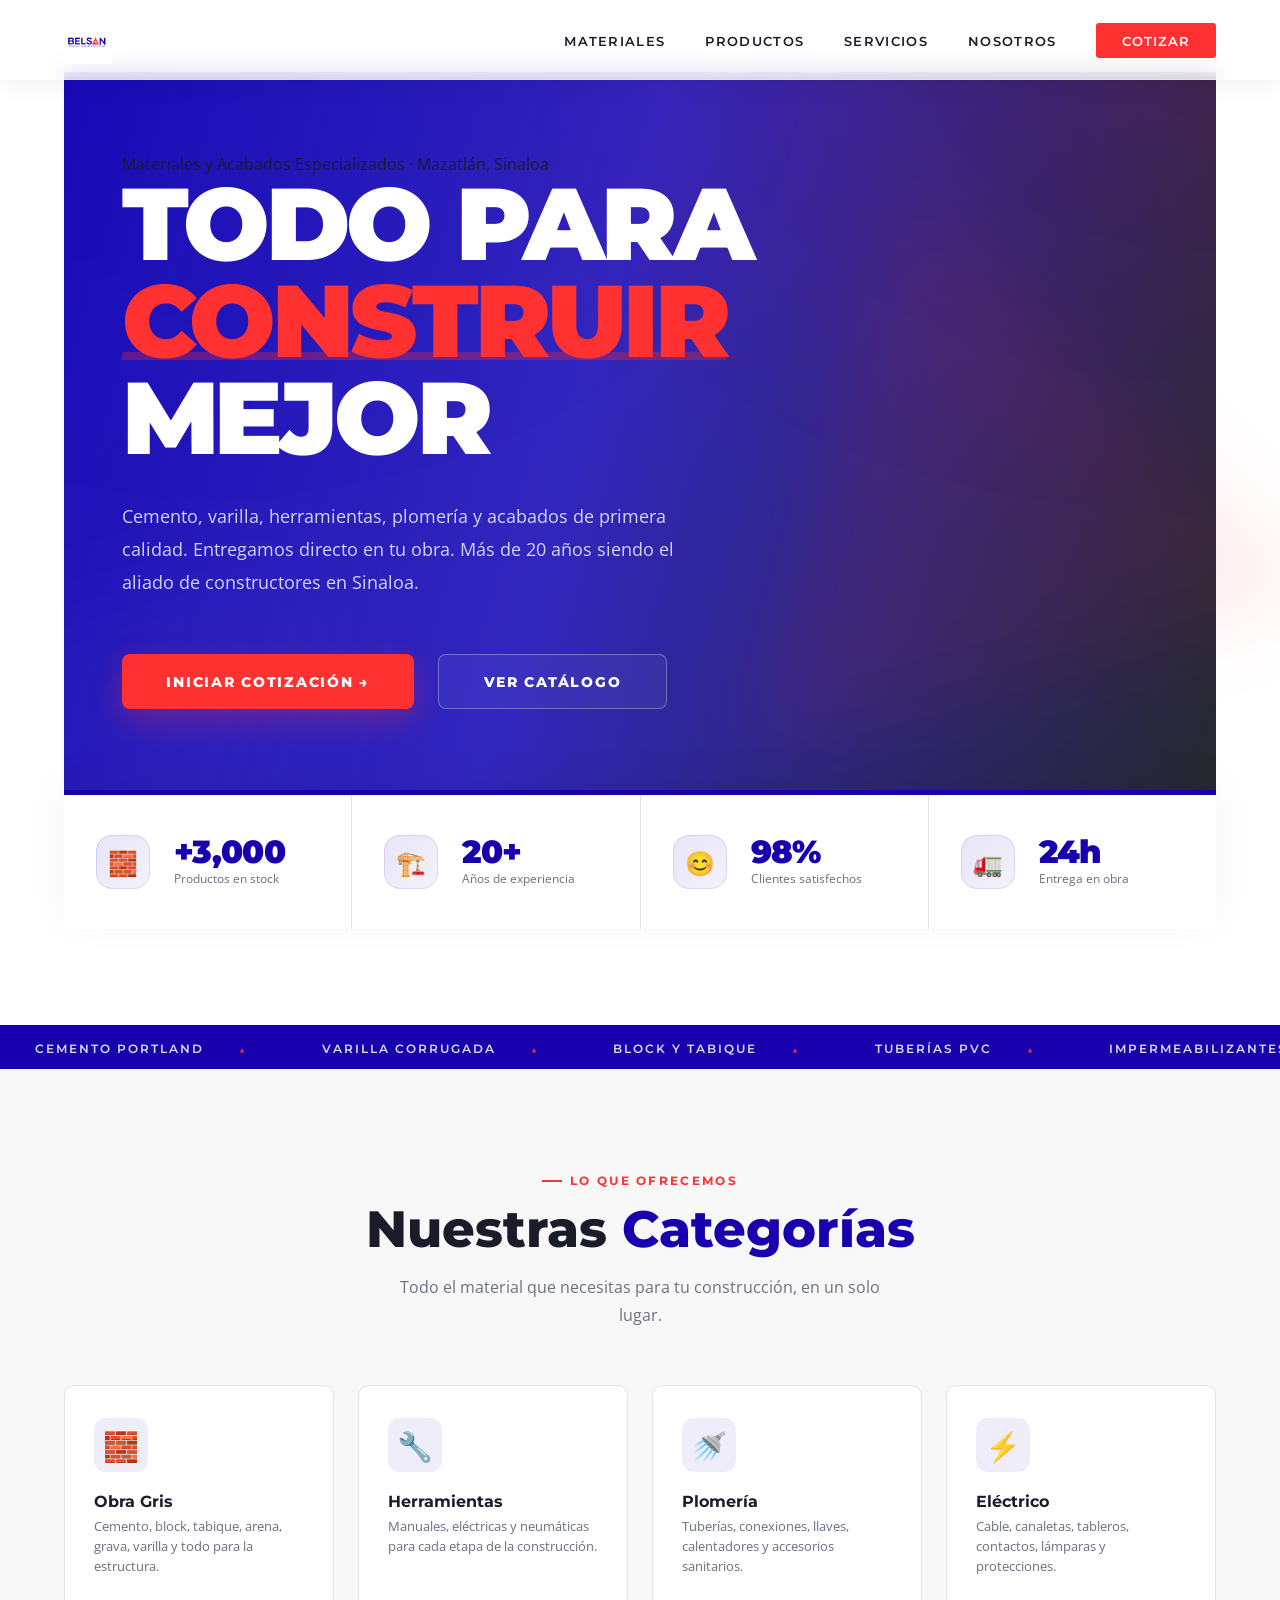
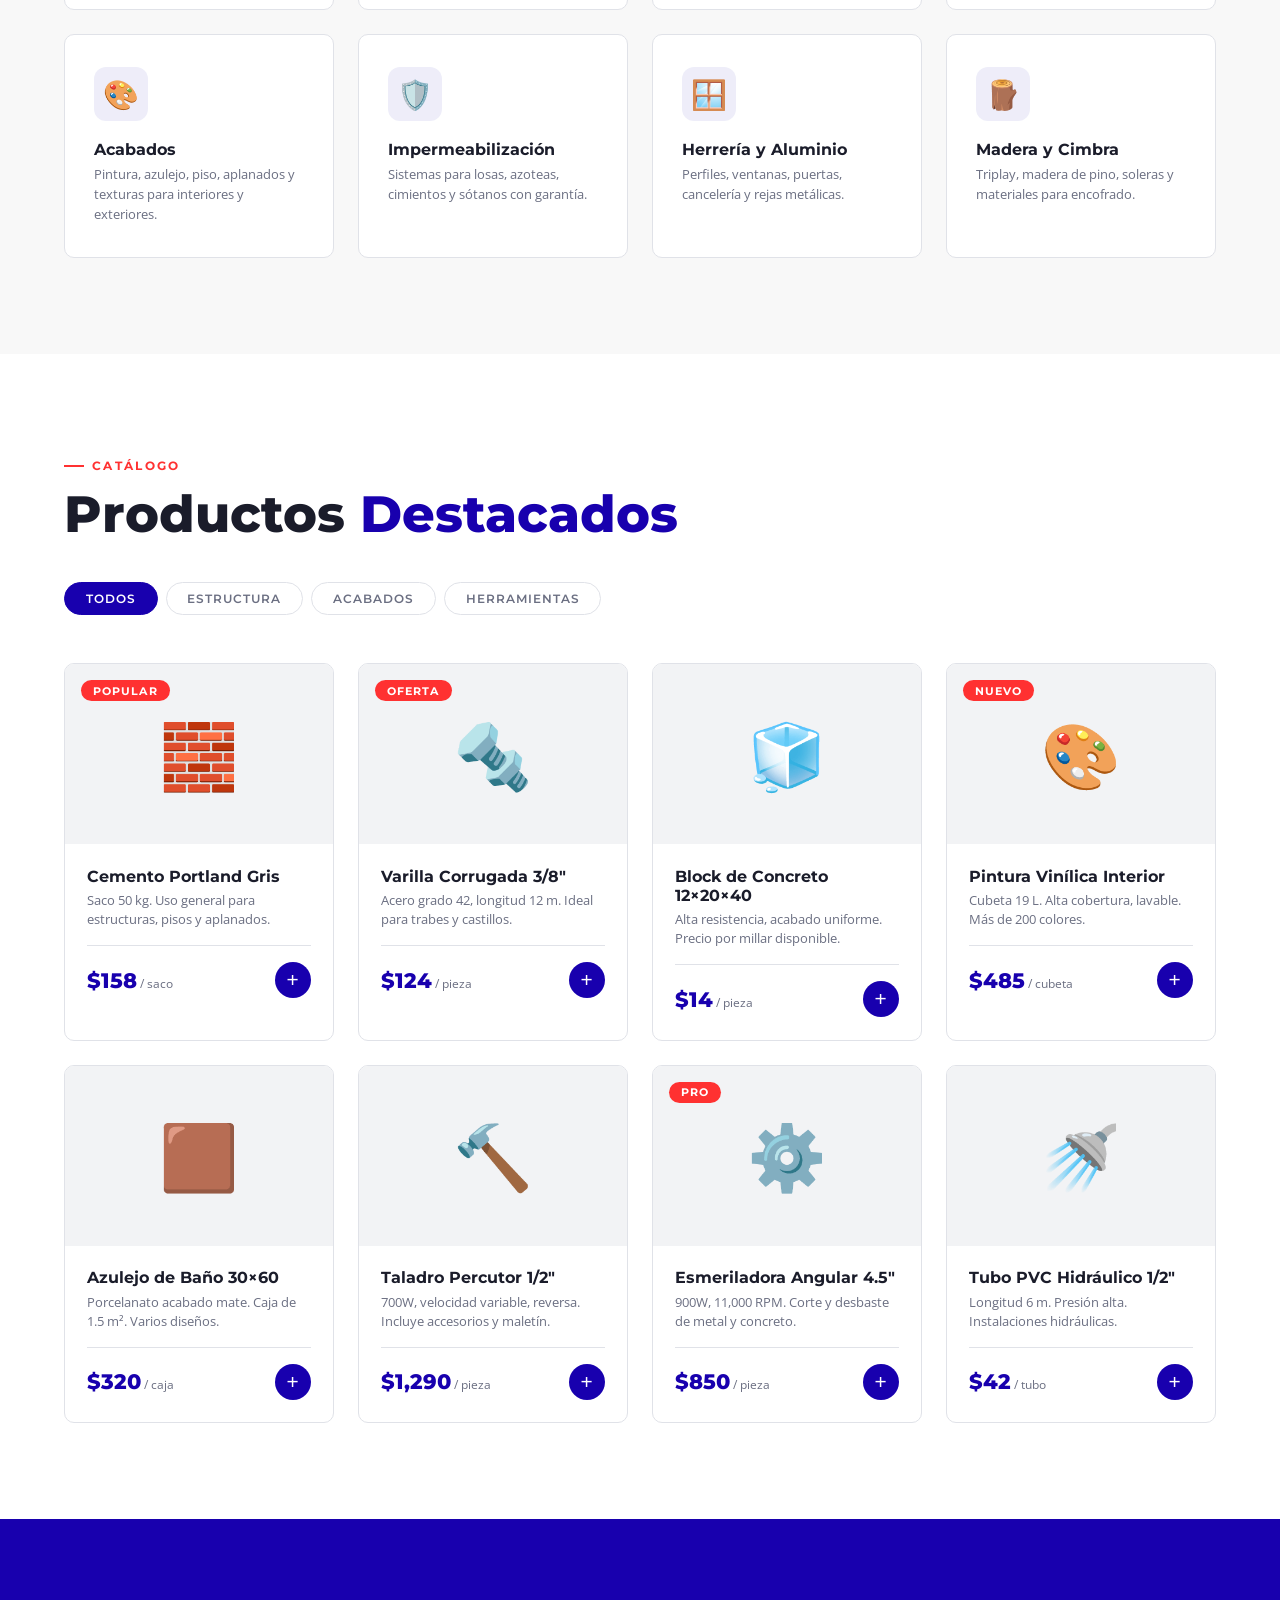
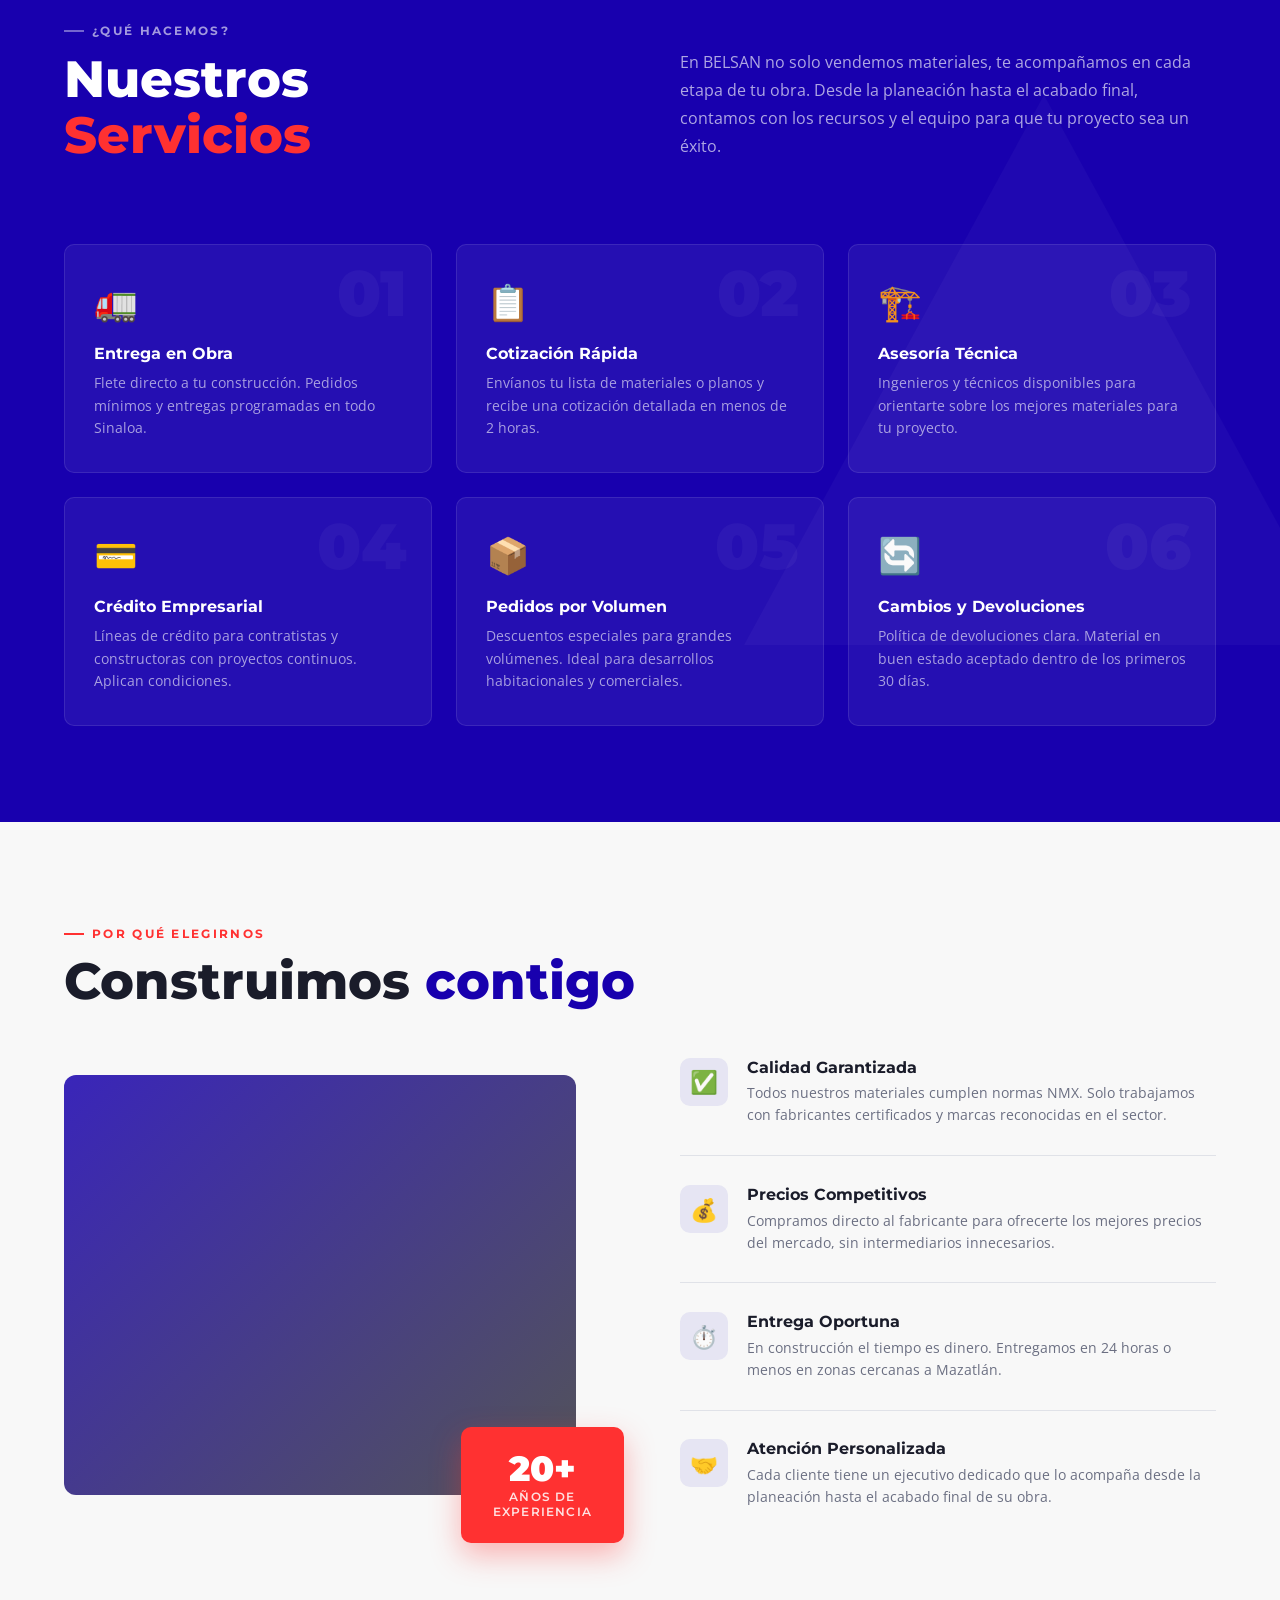
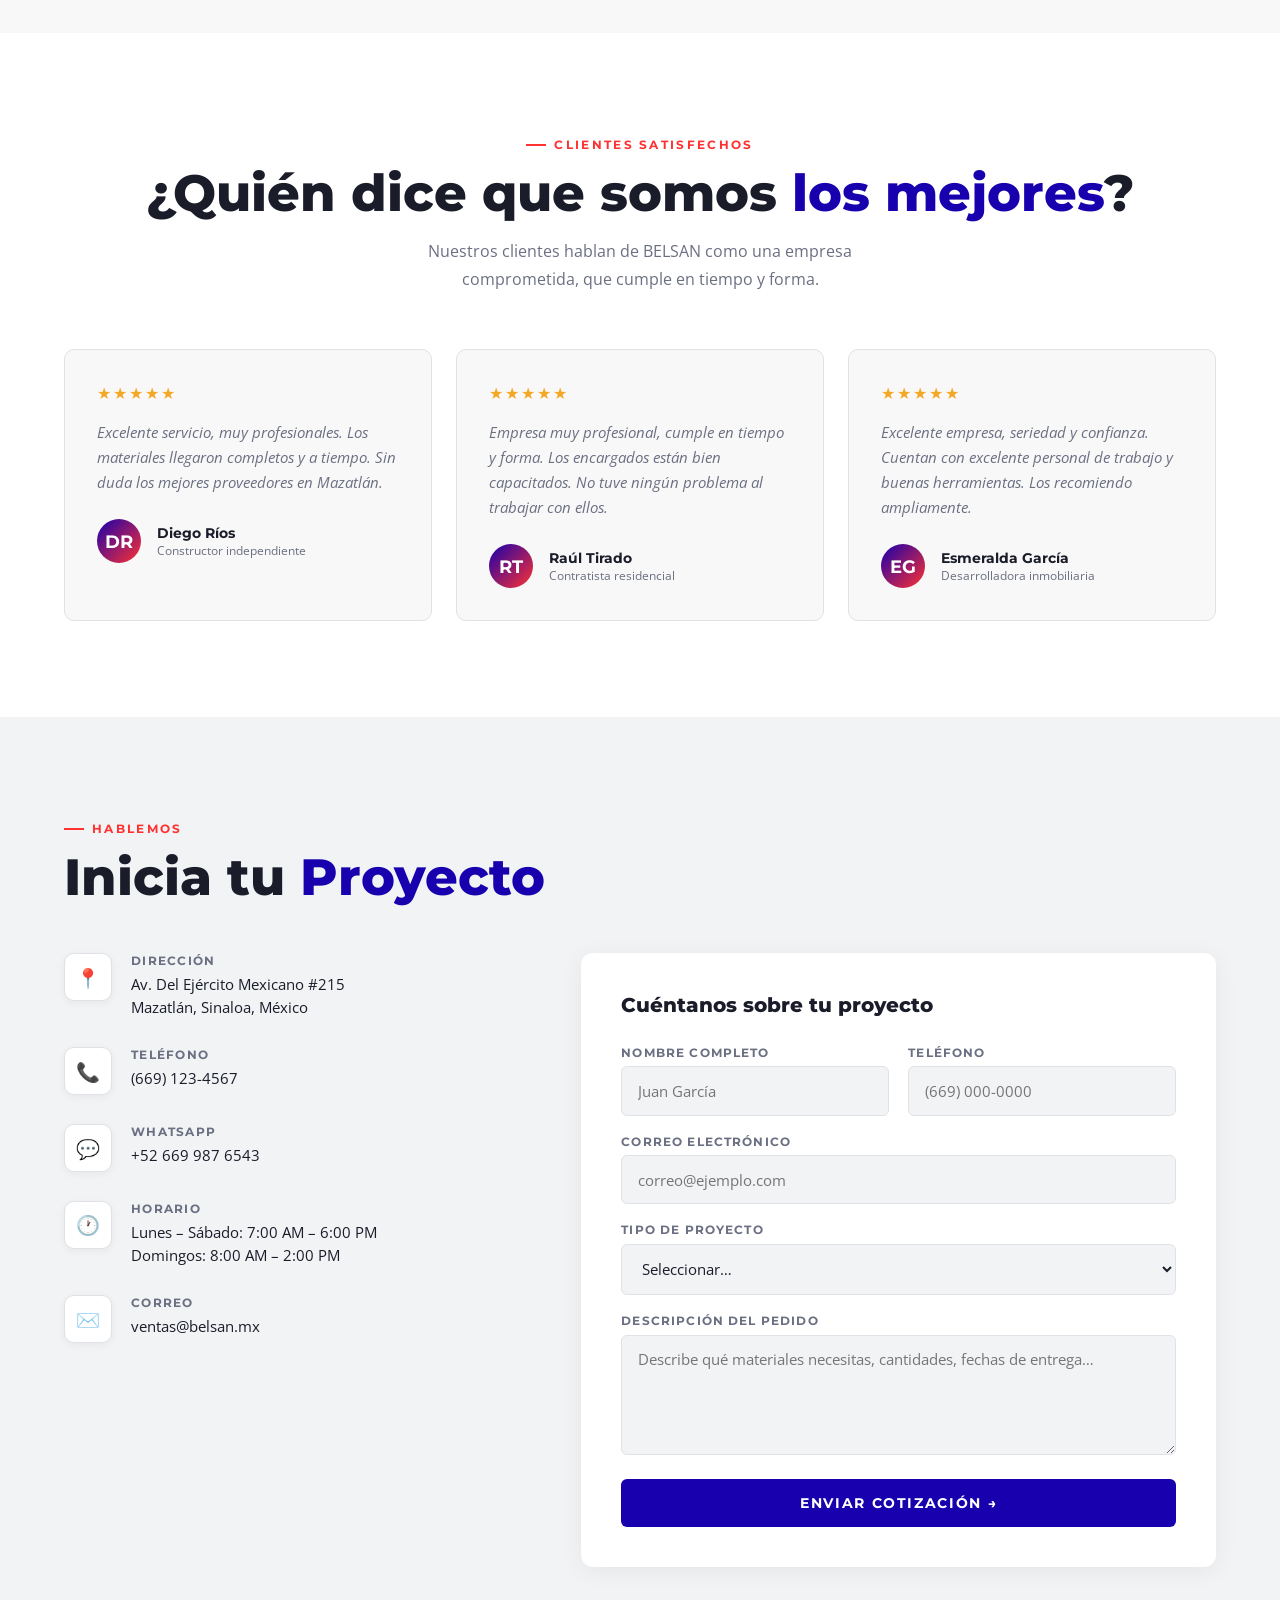
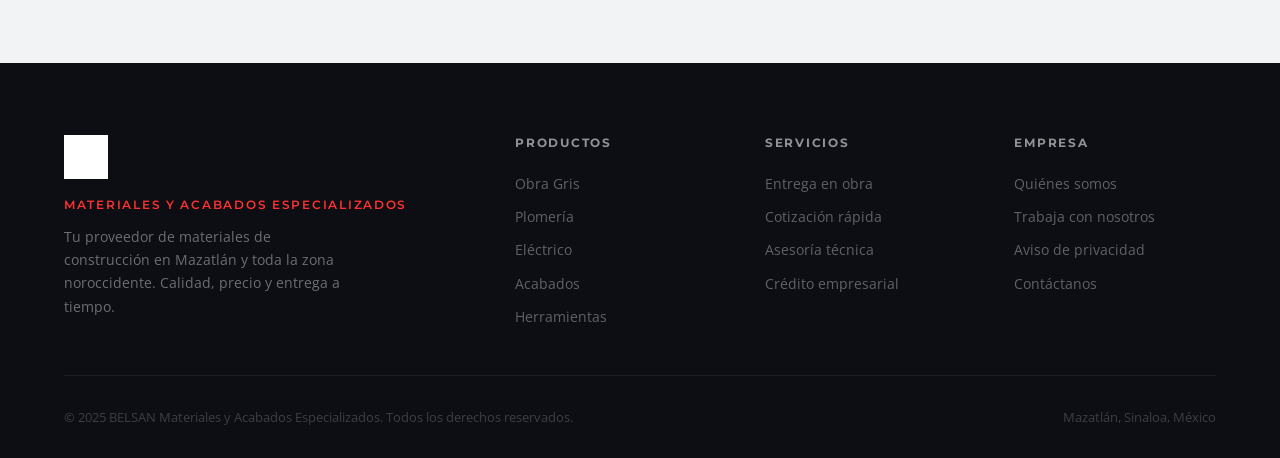
<file: index.html>
<!DOCTYPE html>
<html lang="es">
<head>
  <meta charset="UTF-8">
  <meta name="viewport" content="width=device-width, initial-scale=1.0">
  <title>BELSAN — Materiales y Acabados Especializados</title>
  <meta name="description" content="BELSAN Materiales y Acabados Especializados. Tu proveedor de confianza en Mazatlán, Sinaloa. Cemento, varilla, herramientas, plomería, acabados y más.">
  <link rel="preconnect" href="https://fonts.googleapis.com">
  <link rel="preconnect" href="https://fonts.gstatic.com" crossorigin>
  <link href="https://fonts.googleapis.com/css2?family=Montserrat:wght@300;400;500;600;700;800;900&family=Open+Sans:wght@300;400;500;600&display=swap" rel="stylesheet">
  <link rel="stylesheet" href="css/styless.css">
</head>
<body>
  <nav id="navbar">
    <a href="#" class="nav-logo">
      <img src="/img/belsan-logo.png" alt="BELSAN Materiales y Acabados Especializados">
    </a>

    <ul class="nav-links" id="navLinks">
      <li><a href="#categorias">Materiales</a></li>
      <li><a href="#productos">Productos</a></li>
      <li><a href="#servicios">Servicios</a></li>
      <li><a href="#nosotros">Nosotros</a></li>
      <li><a href="#contacto" class="nav-cta">Cotizar</a></li>
    </ul>

    <button class="hamburger" id="hamburger" onclick="toggleMenu()" aria-label="Abrir menú">
      <span></span>
      <span></span>
      <span></span>
    </button>
  </nav>

  <section id="hero">
    <div class="hero-main">
      <div class="hero-bg-img"></div>
      <div class="hero-triangle"></div>
      <div class="hero-triangle2"></div>

      <div class="hero-content">
        <div class="hero-eyebrow">Materiales y Acabados Especializados · Mazatlán, Sinaloa</div>

        <h1 class="hero-title">
          Todo para<br>
          <span class="hl">construir</span><br>
          mejor
        </h1>

        <p class="hero-sub">
          Cemento, varilla, herramientas, plomería y acabados de primera calidad.
          Entregamos directo en tu obra. Más de 20 años siendo el aliado de constructores en Sinaloa.
        </p>

        <div class="hero-btns">
          <a href="#contacto" class="btn-primary">Iniciar cotización →</a>
          <a href="#productos" class="btn-outline">Ver catálogo</a>
        </div>
      </div>
    </div>

    <div class="hero-stats-bar">
      <div class="stat-item">
        <div class="stat-icon">🧱</div>
        <div>
          <h3>+3,000</h3>
          <p>Productos en stock</p>
        </div>
      </div>
      <div class="stat-item">
        <div class="stat-icon">🏗️</div>
        <div>
          <h3>20+</h3>
          <p>Años de experiencia</p>
        </div>
      </div>
      <div class="stat-item">
        <div class="stat-icon">😊</div>
        <div>
          <h3>98%</h3>
          <p>Clientes satisfechos</p>
        </div>
      </div>
      <div class="stat-item">
        <div class="stat-icon">🚛</div>
        <div>
          <h3>24h</h3>
          <p>Entrega en obra</p>
        </div>
      </div>
    </div>
  </section>

  <div class="ticker" aria-hidden="true">
    <div class="ticker-inner">
      <span>Cemento Portland</span>
      <span>Varilla Corrugada</span>
      <span>Block y Tabique</span>
      <span>Tuberías PVC</span>
      <span>Impermeabilizantes</span>
      <span>Pintura Vinílica</span>
      <span>Cable Eléctrico</span>
      <span>Grava y Arena</span>
      <span>Perfiles de Acero</span>
      <span>Madera para Cimbra</span>
      <span>Azulejo y Piso</span>
      <span>Herrería y Aluminio</span>
   
      <span>Cemento Portland</span>
      <span>Varilla Corrugada</span>
      <span>Block y Tabique</span>
      <span>Tuberías PVC</span>
      <span>Impermeabilizantes</span>
      <span>Pintura Vinílica</span>
      <span>Cable Eléctrico</span>
      <span>Grava y Arena</span>
      <span>Perfiles de Acero</span>
      <span>Madera para Cimbra</span>
      <span>Azulejo y Piso</span>
      <span>Herrería y Aluminio</span>
    </div>
  </div>

  <section id="categorias">
    <div class="cat-header reveal">
      <div class="label-tag">Lo que ofrecemos</div>
      <h2 class="section-title">Nuestras <span>Categorías</span></h2>
      <p class="section-desc">Todo el material que necesitas para tu construcción, en un solo lugar.</p>
    </div>

    <div class="cat-grid">
      <div class="cat-card reveal-scale hover-lift">
        <div class="cat-icon-wrap">🧱</div>
        <h3>Obra Gris</h3>
        <p>Cemento, block, tabique, arena, grava, varilla y todo para la estructura.</p>
      </div>
      <div class="cat-card reveal-scale hover-lift">
        <div class="cat-icon-wrap">🔧</div>
        <h3>Herramientas</h3>
        <p>Manuales, eléctricas y neumáticas para cada etapa de la construcción.</p>
      </div>
      <div class="cat-card reveal-scale hover-lift">
        <div class="cat-icon-wrap">🚿</div>
        <h3>Plomería</h3>
        <p>Tuberías, conexiones, llaves, calentadores y accesorios sanitarios.</p>
      </div>
      <div class="cat-card reveal-scale hover-lift">
        <div class="cat-icon-wrap">⚡</div>
        <h3>Eléctrico</h3>
        <p>Cable, canaletas, tableros, contactos, lámparas y protecciones.</p>
      </div>
      <div class="cat-card reveal-scale hover-lift">
        <div class="cat-icon-wrap">🎨</div>
        <h3>Acabados</h3>
        <p>Pintura, azulejo, piso, aplanados y texturas para interiores y exteriores.</p>
      </div>
      <div class="cat-card reveal-scale hover-lift">
        <div class="cat-icon-wrap">🛡️</div>
        <h3>Impermeabilización</h3>
        <p>Sistemas para losas, azoteas, cimientos y sótanos con garantía.</p>
      </div>
      <div class="cat-card reveal-scale hover-lift">
        <div class="cat-icon-wrap">🪟</div>
        <h3>Herrería y Aluminio</h3>
        <p>Perfiles, ventanas, puertas, cancelería y rejas metálicas.</p>
      </div>
      <div class="cat-card reveal-scale hover-lift">
        <div class="cat-icon-wrap">🪵</div>
        <h3>Madera y Cimbra</h3>
        <p>Triplay, madera de pino, soleras y materiales para encofrado.</p>
      </div>
    </div>
  </section>

  <section id="productos">
    <div class="prod-header">
      <div class="reveal-left">
        <div class="label-tag">Catálogo</div>
        <h2 class="section-title">Productos <span>Destacados</span></h2>
      </div>
      <div class="filters reveal-right">
        <button class="filter-btn active" onclick="filtrar(this,'todos')">Todos</button>
        <button class="filter-btn" onclick="filtrar(this,'estructura')">Estructura</button>
        <button class="filter-btn" onclick="filtrar(this,'acabados')">Acabados</button>
        <button class="filter-btn" onclick="filtrar(this,'herramientas')">Herramientas</button>
      </div>
    </div>

    <div class="prod-grid" id="prodGrid">

      <div class="prod-card reveal-scale hover-lift" data-cat="estructura">
        <div class="prod-img">🧱<span class="prod-badge">Popular</span></div>
        <div class="prod-info">
          <h4>Cemento Portland Gris</h4>
          <p>Saco 50 kg. Uso general para estructuras, pisos y aplanados.</p>
          <div class="prod-price">
            <div><span class="price-num">$158</span><span class="price-unit"> / saco</span></div>
            <button class="add-btn" onclick="agregarCarrito(this)">+</button>
          </div>
        </div>
      </div>

      <div class="prod-card reveal-scale hover-lift" data-cat="estructura">
        <div class="prod-img">🔩<span class="prod-badge">Oferta</span></div>
        <div class="prod-info">
          <h4>Varilla Corrugada 3/8"</h4>
          <p>Acero grado 42, longitud 12 m. Ideal para trabes y castillos.</p>
          <div class="prod-price">
            <div><span class="price-num">$124</span><span class="price-unit"> / pieza</span></div>
            <button class="add-btn" onclick="agregarCarrito(this)">+</button>
          </div>
        </div>
      </div>

      <div class="prod-card reveal-scale hover-lift" data-cat="estructura">
        <div class="prod-img">🧊</div>
        <div class="prod-info">
          <h4>Block de Concreto 12×20×40</h4>
          <p>Alta resistencia, acabado uniforme. Precio por millar disponible.</p>
          <div class="prod-price">
            <div><span class="price-num">$14</span><span class="price-unit"> / pieza</span></div>
            <button class="add-btn" onclick="agregarCarrito(this)">+</button>
          </div>
        </div>
      </div>

      <div class="prod-card reveal-scale hover-lift" data-cat="acabados">
        <div class="prod-img">🎨<span class="prod-badge">Nuevo</span></div>
        <div class="prod-info">
          <h4>Pintura Vinílica Interior</h4>
          <p>Cubeta 19 L. Alta cobertura, lavable. Más de 200 colores.</p>
          <div class="prod-price">
            <div><span class="price-num">$485</span><span class="price-unit"> / cubeta</span></div>
            <button class="add-btn" onclick="agregarCarrito(this)">+</button>
          </div>
        </div>
      </div>

      <div class="prod-card reveal-scale hover-lift" data-cat="acabados">
        <div class="prod-img">🟫</div>
        <div class="prod-info">
          <h4>Azulejo de Baño 30×60</h4>
          <p>Porcelanato acabado mate. Caja de 1.5 m². Varios diseños.</p>
          <div class="prod-price">
            <div><span class="price-num">$320</span><span class="price-unit"> / caja</span></div>
            <button class="add-btn" onclick="agregarCarrito(this)">+</button>
          </div>
        </div>
      </div>

      <div class="prod-card reveal-scale hover-lift" data-cat="herramientas">
        <div class="prod-img">🔨</div>
        <div class="prod-info">
          <h4>Taladro Percutor 1/2"</h4>
          <p>700W, velocidad variable, reversa. Incluye accesorios y maletín.</p>
          <div class="prod-price">
            <div><span class="price-num">$1,290</span><span class="price-unit"> / pieza</span></div>
            <button class="add-btn" onclick="agregarCarrito(this)">+</button>
          </div>
        </div>
      </div>

      <div class="prod-card reveal-scale hover-lift" data-cat="herramientas">
        <div class="prod-img">⚙️<span class="prod-badge">Pro</span></div>
        <div class="prod-info">
          <h4>Esmeriladora Angular 4.5"</h4>
          <p>900W, 11,000 RPM. Corte y desbaste de metal y concreto.</p>
          <div class="prod-price">
            <div><span class="price-num">$850</span><span class="price-unit"> / pieza</span></div>
            <button class="add-btn" onclick="agregarCarrito(this)">+</button>
          </div>
        </div>
      </div>

      <div class="prod-card reveal-scale hover-lift" data-cat="estructura">
        <div class="prod-img">🚿</div>
        <div class="prod-info">
          <h4>Tubo PVC Hidráulico 1/2"</h4>
          <p>Longitud 6 m. Presión alta. Instalaciones hidráulicas.</p>
          <div class="prod-price">
            <div><span class="price-num">$42</span><span class="price-unit"> / tubo</span></div>
            <button class="add-btn" onclick="agregarCarrito(this)">+</button>
          </div>
        </div>
      </div>

    </div>
  </section>

  <section id="servicios">
    <div class="srv-intro">
      <div class="reveal-left">
        <div class="label-tag">¿Qué hacemos?</div>
        <h2 class="section-title">Nuestros<br><span>Servicios</span></h2>
      </div>
      <p class="srv-desc reveal-right">
        En BELSAN no solo vendemos materiales, te acompañamos en cada etapa de tu obra.
        Desde la planeación hasta el acabado final, contamos con los recursos y el equipo para que tu proyecto sea un éxito.
      </p>
    </div>

    <div class="srv-grid">
      <div class="srv-card reveal-scale hover-lift">
        <div class="srv-num">01</div>
        <span class="srv-icon">🚛</span>
        <h3>Entrega en Obra</h3>
        <p>Flete directo a tu construcción. Pedidos mínimos y entregas programadas en todo Sinaloa.</p>
      </div>
      <div class="srv-card reveal-scale hover-lift">
        <div class="srv-num">02</div>
        <span class="srv-icon">📋</span>
        <h3>Cotización Rápida</h3>
        <p>Envíanos tu lista de materiales o planos y recibe una cotización detallada en menos de 2 horas.</p>
      </div>
      <div class="srv-card reveal-scale hover-lift">
        <div class="srv-num">03</div>
        <span class="srv-icon">🏗️</span>
        <h3>Asesoría Técnica</h3>
        <p>Ingenieros y técnicos disponibles para orientarte sobre los mejores materiales para tu proyecto.</p>
      </div>
      <div class="srv-card reveal-scale hover-lift">
        <div class="srv-num">04</div>
        <span class="srv-icon">💳</span>
        <h3>Crédito Empresarial</h3>
        <p>Líneas de crédito para contratistas y constructoras con proyectos continuos. Aplican condiciones.</p>
      </div>
      <div class="srv-card reveal-scale hover-lift">
        <div class="srv-num">05</div>
        <span class="srv-icon">📦</span>
        <h3>Pedidos por Volumen</h3>
        <p>Descuentos especiales para grandes volúmenes. Ideal para desarrollos habitacionales y comerciales.</p>
      </div>
      <div class="srv-card reveal-scale hover-lift">
        <div class="srv-num">06</div>
        <span class="srv-icon">🔄</span>
        <h3>Cambios y Devoluciones</h3>
        <p>Política de devoluciones clara. Material en buen estado aceptado dentro de los primeros 30 días.</p>
      </div>
    </div>
  </section>

  <section id="nosotros">
    <div class="reveal">
      <div class="label-tag">Por qué elegirnos</div>
      <h2 class="section-title">Construimos <span>contigo</span></h2>
    </div>

    <div class="nos-grid">
      <!-- Imagen con badge -->
      <div class="nos-img-area reveal-left">
        <div class="nos-img-box"></div>
        <div class="nos-badge">
          <h4>20+</h4>
          <p>Años de<br>experiencia</p>
        </div>
      </div>

      <!-- Features -->
      <div class="nos-features reveal-right">
        <div class="nos-feature">
          <div class="nos-feature-icon">✅</div>
          <div>
            <h4>Calidad Garantizada</h4>
            <p>Todos nuestros materiales cumplen normas NMX. Solo trabajamos con fabricantes certificados y marcas reconocidas en el sector.</p>
          </div>
        </div>
        <div class="nos-feature">
          <div class="nos-feature-icon">💰</div>
          <div>
            <h4>Precios Competitivos</h4>
            <p>Compramos directo al fabricante para ofrecerte los mejores precios del mercado, sin intermediarios innecesarios.</p>
          </div>
        </div>
        <div class="nos-feature">
          <div class="nos-feature-icon">⏱️</div>
          <div>
            <h4>Entrega Oportuna</h4>
            <p>En construcción el tiempo es dinero. Entregamos en 24 horas o menos en zonas cercanas a Mazatlán.</p>
          </div>
        </div>
        <div class="nos-feature">
          <div class="nos-feature-icon">🤝</div>
          <div>
            <h4>Atención Personalizada</h4>
            <p>Cada cliente tiene un ejecutivo dedicado que lo acompaña desde la planeación hasta el acabado final de su obra.</p>
          </div>
        </div>
      </div>
    </div>
  </section>

  <section id="testimonios">
    <div class="test-header reveal">
      <div class="label-tag">Clientes satisfechos</div>
      <h2 class="section-title">¿Quién dice que somos <span>los mejores</span>?</h2>
      <p class="section-desc">Nuestros clientes hablan de BELSAN como una empresa comprometida, que cumple en tiempo y forma.</p>
    </div>

    <div class="test-grid">
      <div class="test-card reveal-scale hover-lift">
        <div class="test-stars">★★★★★</div>
        <blockquote>Excelente servicio, muy profesionales. Los materiales llegaron completos y a tiempo. Sin duda los mejores proveedores en Mazatlán.</blockquote>
        <div class="test-author">
          <div class="test-avatar">DR</div>
          <div>
            <h5>Diego Ríos</h5>
            <p>Constructor independiente</p>
          </div>
        </div>
      </div>

      <div class="test-card reveal-scale hover-lift">
        <div class="test-stars">★★★★★</div>
        <blockquote>Empresa muy profesional, cumple en tiempo y forma. Los encargados están bien capacitados. No tuve ningún problema al trabajar con ellos.</blockquote>
        <div class="test-author">
          <div class="test-avatar">RT</div>
          <div>
            <h5>Raúl Tirado</h5>
            <p>Contratista residencial</p>
          </div>
        </div>
      </div>

      <div class="test-card reveal-scale hover-lift">
        <div class="test-stars">★★★★★</div>
        <blockquote>Excelente empresa, seriedad y confianza. Cuentan con excelente personal de trabajo y buenas herramientas. Los recomiendo ampliamente.</blockquote>
        <div class="test-author">
          <div class="test-avatar">EG</div>
          <div>
            <h5>Esmeralda García</h5>
            <p>Desarrolladora inmobiliaria</p>
          </div>
        </div>
      </div>
    </div>
  </section>

  <section id="contacto">
    <div class="reveal">
      <div class="label-tag">Hablemos</div>
      <h2 class="section-title">Inicia tu <span>Proyecto</span></h2>
    </div>

    <div class="contact-wrap">
      <div class="contact-info reveal-left">
        <div class="contact-item">
          <div class="contact-icon">📍</div>
          <div>
            <h4>Dirección</h4>
            <p>Av. Del Ejército Mexicano #215<br>Mazatlán, Sinaloa, México</p>
          </div>
        </div>
        <div class="contact-item">
          <div class="contact-icon">📞</div>
          <div>
            <h4>Teléfono</h4>
            <p>(669) 123-4567</p>
          </div>
        </div>
        <div class="contact-item">
          <div class="contact-icon">💬</div>
          <div>
            <h4>WhatsApp</h4>
            <p>+52 669 987 6543</p>
          </div>
        </div>
        <div class="contact-item">
          <div class="contact-icon">🕐</div>
          <div>
            <h4>Horario</h4>
            <p>Lunes – Sábado: 7:00 AM – 6:00 PM<br>Domingos: 8:00 AM – 2:00 PM</p>
          </div>
        </div>
        <div class="contact-item">
          <div class="contact-icon">✉️</div>
          <div>
            <h4>Correo</h4>
            <p>ventas@belsan.mx</p>
          </div>
        </div>
      </div>

      <div class="contact-form-wrap reveal-right">
        <h3>Cuéntanos sobre tu proyecto</h3>
        <div class="contact-form">
          <div class="form-row">
            <div class="form-group">
              <label for="nombre">Nombre completo</label>
              <input type="text" id="nombre" placeholder="Juan García">
            </div>
            <div class="form-group">
              <label for="telefono">Teléfono</label>
              <input type="tel" id="telefono" placeholder="(669) 000-0000">
            </div>
          </div>

          <div class="form-group">
            <label for="correo">Correo electrónico</label>
            <input type="email" id="correo" placeholder="correo@ejemplo.com">
          </div>

          <div class="form-group">
            <label for="proyecto">Tipo de proyecto</label>
            <select id="proyecto">
              <option value="">Seleccionar…</option>
              <option>Casa habitación</option>
              <option>Edificio / Departamentos</option>
              <option>Local comercial</option>
              <option>Remodelación</option>
              <option>Obra industrial</option>
              <option>Infraestructura pública</option>
              <option>Otro</option>
            </select>
          </div>

          <div class="form-group">
            <label for="mensaje">Descripción del pedido</label>
            <textarea id="mensaje" placeholder="Describe qué materiales necesitas, cantidades, fechas de entrega…"></textarea>
          </div>

          <button class="btn-submit" onclick="enviarCotizacion()">
            Enviar cotización →
          </button>
        </div>
      </div>
    </div>
  </section>

  <footer>
    <div class="footer-top">
      <div class="footer-brand">
        <img src="/img/belsan-logo.png" alt="BELSAN">
        <span class="footer-tagline">Materiales y Acabados Especializados</span>
        <p>Tu proveedor de materiales de construcción en Mazatlán y toda la zona noroccidente. Calidad, precio y entrega a tiempo.</p>
      </div>

      <div class="footer-col">
        <h5>Productos</h5>
        <ul>
          <li><a href="#">Obra Gris</a></li>
          <li><a href="#">Plomería</a></li>
          <li><a href="#">Eléctrico</a></li>
          <li><a href="#">Acabados</a></li>
          <li><a href="#">Herramientas</a></li>
        </ul>
      </div>

      <div class="footer-col">
        <h5>Servicios</h5>
        <ul>
          <li><a href="#">Entrega en obra</a></li>
          <li><a href="#">Cotización rápida</a></li>
          <li><a href="#">Asesoría técnica</a></li>
          <li><a href="#">Crédito empresarial</a></li>
        </ul>
      </div>

      <div class="footer-col">
        <h5>Empresa</h5>
        <ul>
          <li><a href="#">Quiénes somos</a></li>
          <li><a href="#">Trabaja con nosotros</a></li>
          <li><a href="#">Aviso de privacidad</a></li>
          <li><a href="#">Contáctanos</a></li>
        </ul>
      </div>
    </div>

    <div class="footer-bottom">
      <p>© 2025 BELSAN Materiales y Acabados Especializados. Todos los derechos reservados.</p>
      <p>Mazatlán, Sinaloa, México</p>
    </div>
  </footer>

  <script>
    const navbar = document.getElementById('navbar');
    window.addEventListener('scroll', () => {
      if (window.scrollY > 50) {
        navbar.classList.add('scrolled');
      } else {
        navbar.classList.remove('scrolled');
      }
    });
    function toggleMenu() {
      document.getElementById('navLinks').classList.toggle('open');
    }
    document.querySelectorAll('.nav-links a').forEach(link => {
      link.addEventListener('click', () => {
        document.getElementById('navLinks').classList.remove('open');
      });
    });

    function filtrar(btn, cat) {
      document.querySelectorAll('.filter-btn').forEach(b => b.classList.remove('active'));
      btn.classList.add('active');
      document.querySelectorAll('.prod-card').forEach(card => {
        if (cat === 'todos' || card.dataset.cat === cat) {
          card.style.opacity = '0';
          card.style.display = '';
          setTimeout(() => { card.style.transition = 'opacity 0.3s'; card.style.opacity = '1'; }, 20);
        } else {
          card.style.opacity = '0';
          setTimeout(() => { card.style.display = 'none'; }, 280);
        }
      });
    }

    function agregarCarrito(btn) {
      btn.textContent = '✓';
      btn.style.background = '#22c55e';
      setTimeout(() => {
        btn.textContent = '+';
        btn.style.background = '';
      }, 1500);
    }

    function enviarCotizacion() {
      const btn = document.querySelector('.btn-submit');
      btn.textContent = '✓ ¡Cotización enviada!';
      btn.style.background = '#22c55e';
      setTimeout(() => {
        btn.textContent = 'Enviar cotización →';
        btn.style.background = '';
      }, 3000);
    }
    const observerOptions = {
      threshold: 0.15,
      rootMargin: "0px 0px -50px 0px"
    };

    const observer = new IntersectionObserver((entries) => {
      entries.forEach(e => {
        if (e.isIntersecting) {
          e.target.classList.add('visible');
        }
      });
    }, observerOptions);

    document.querySelectorAll('.reveal, .reveal-left, .reveal-right, .reveal-scale').forEach(el => observer.observe(el));
  </script>

</body>
</html>
</file>
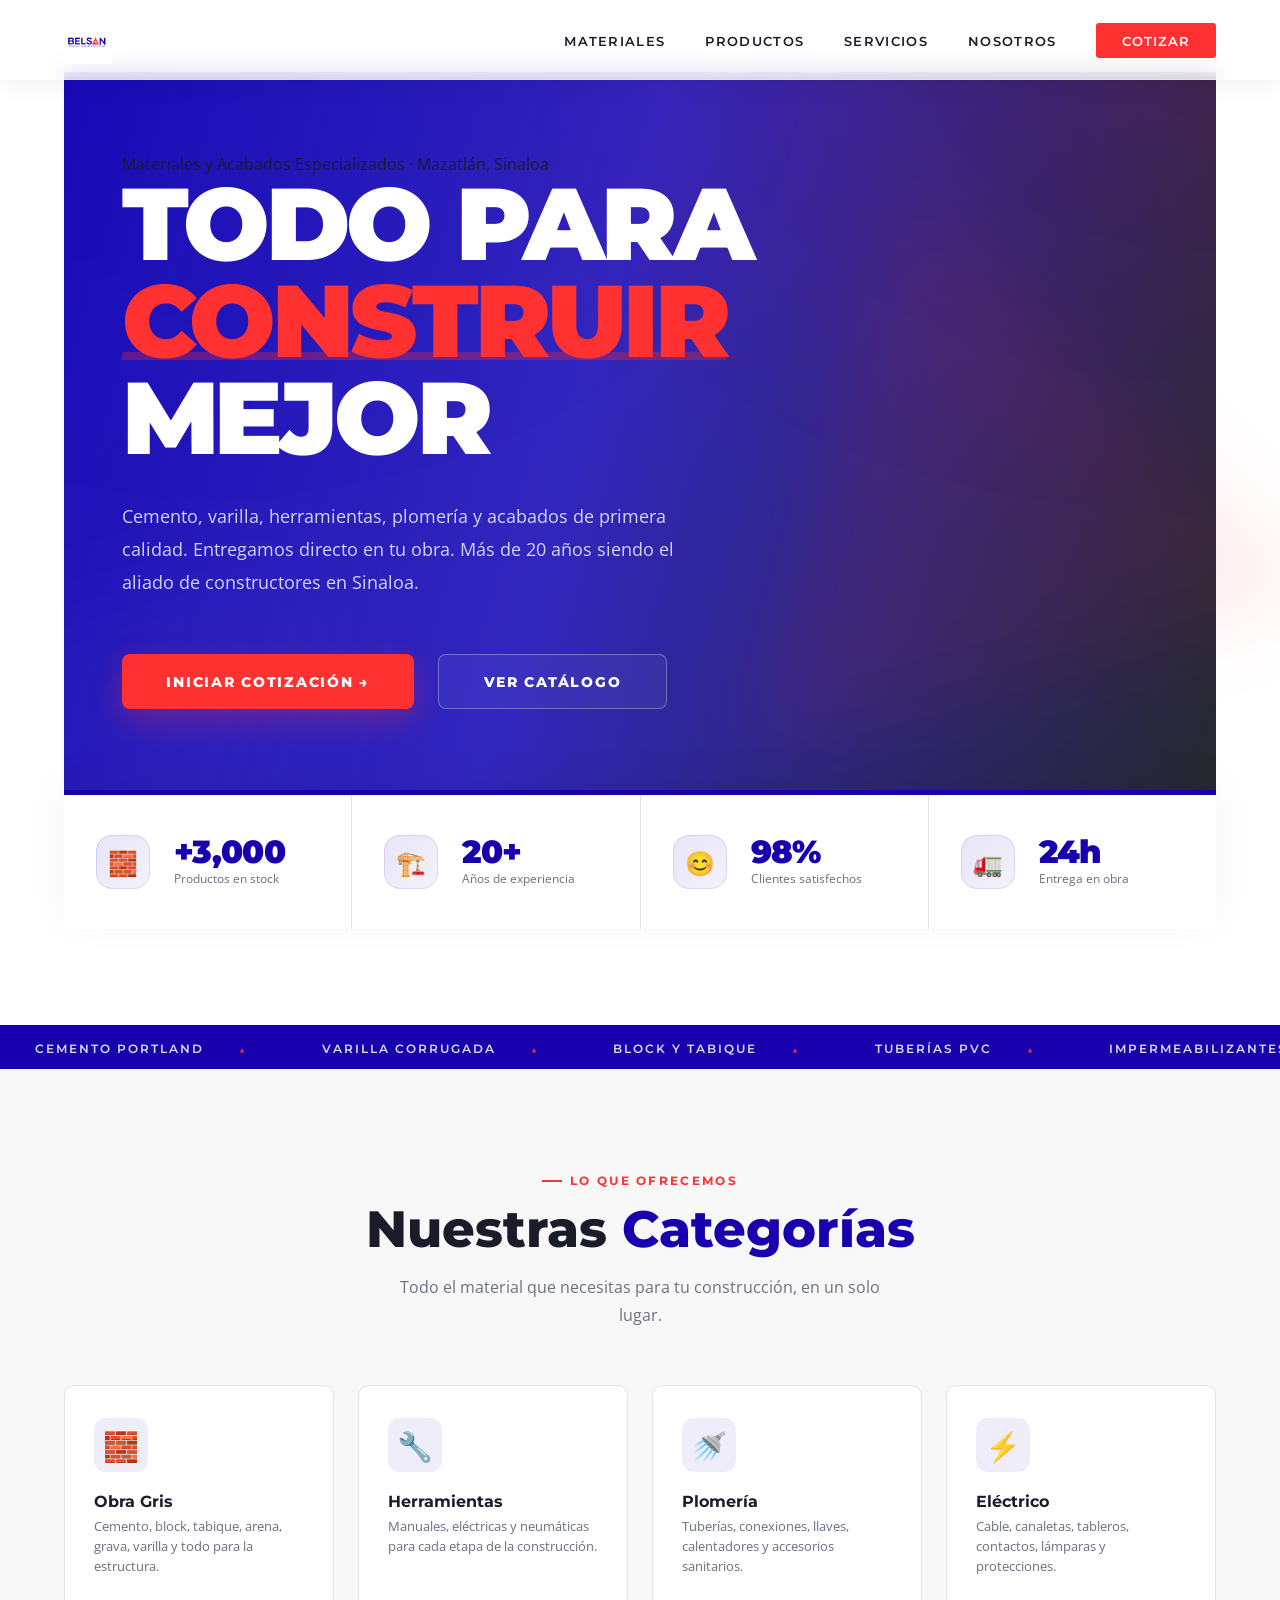
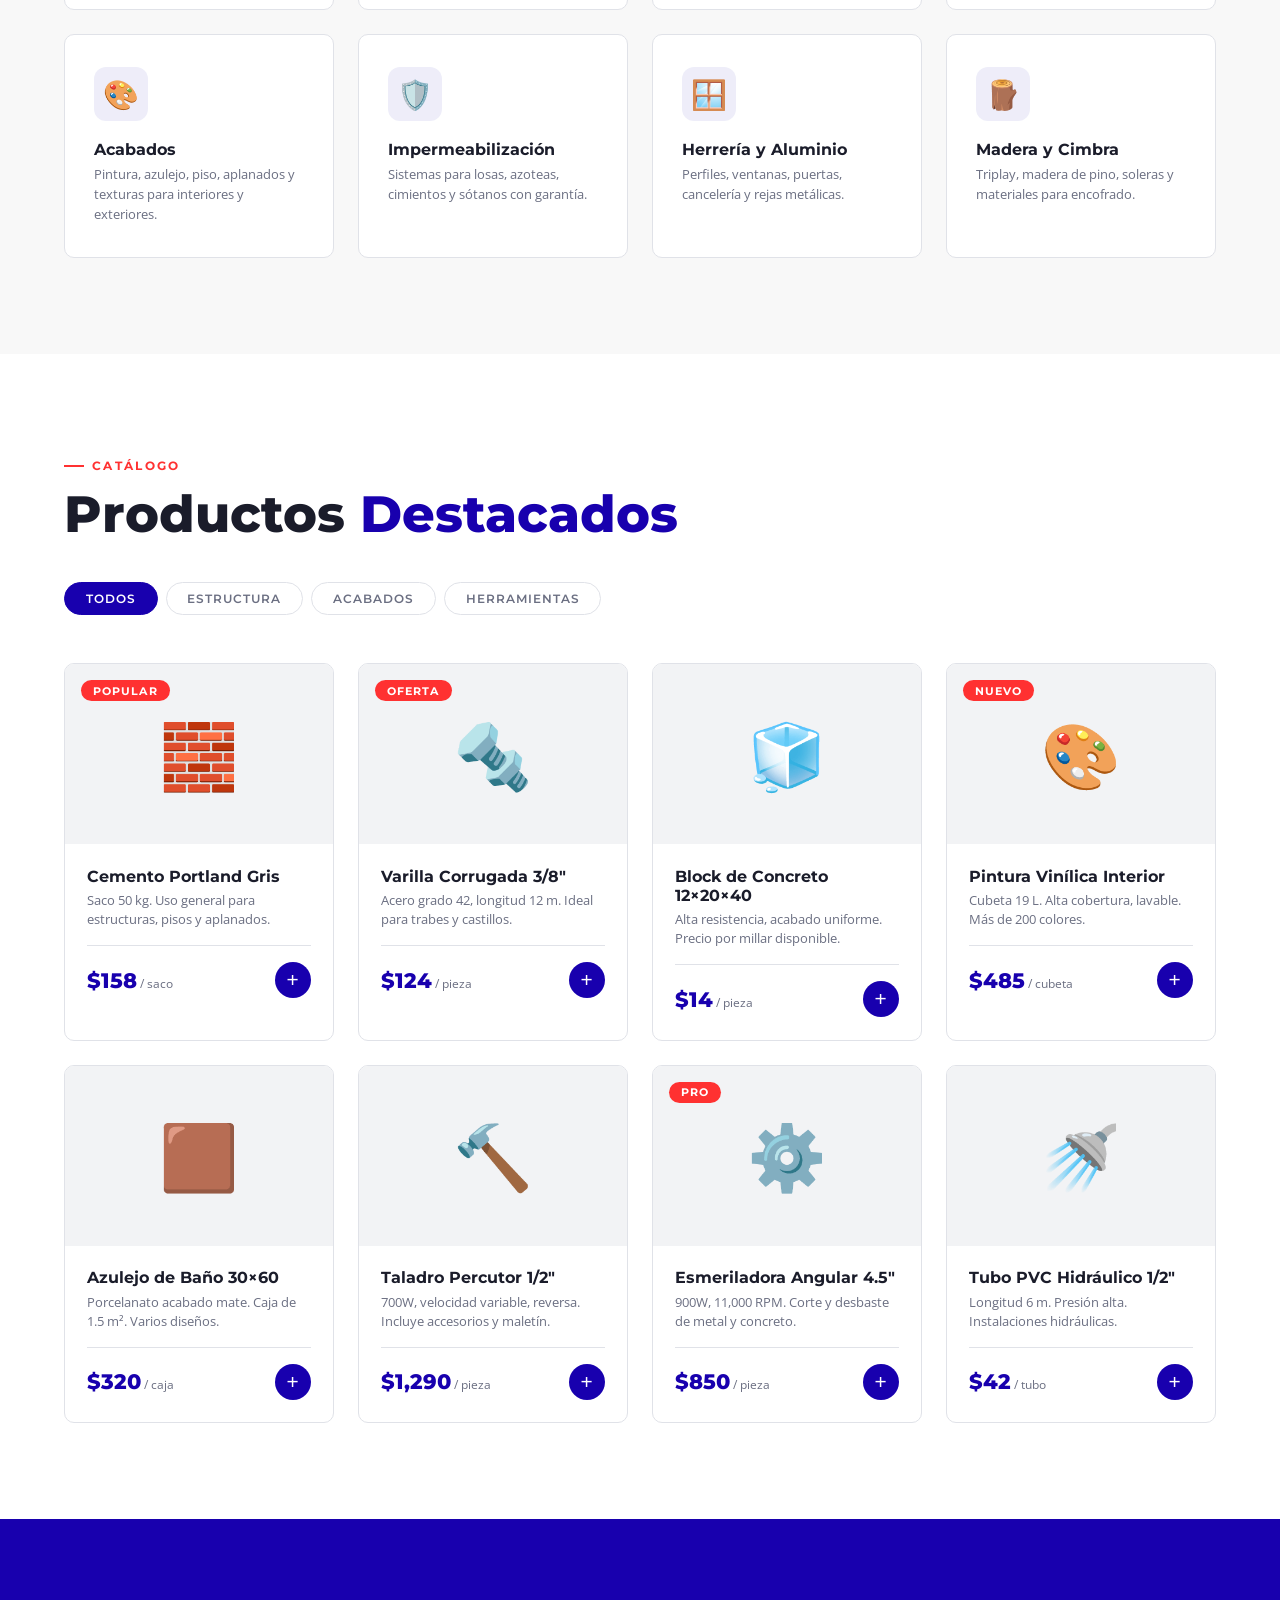
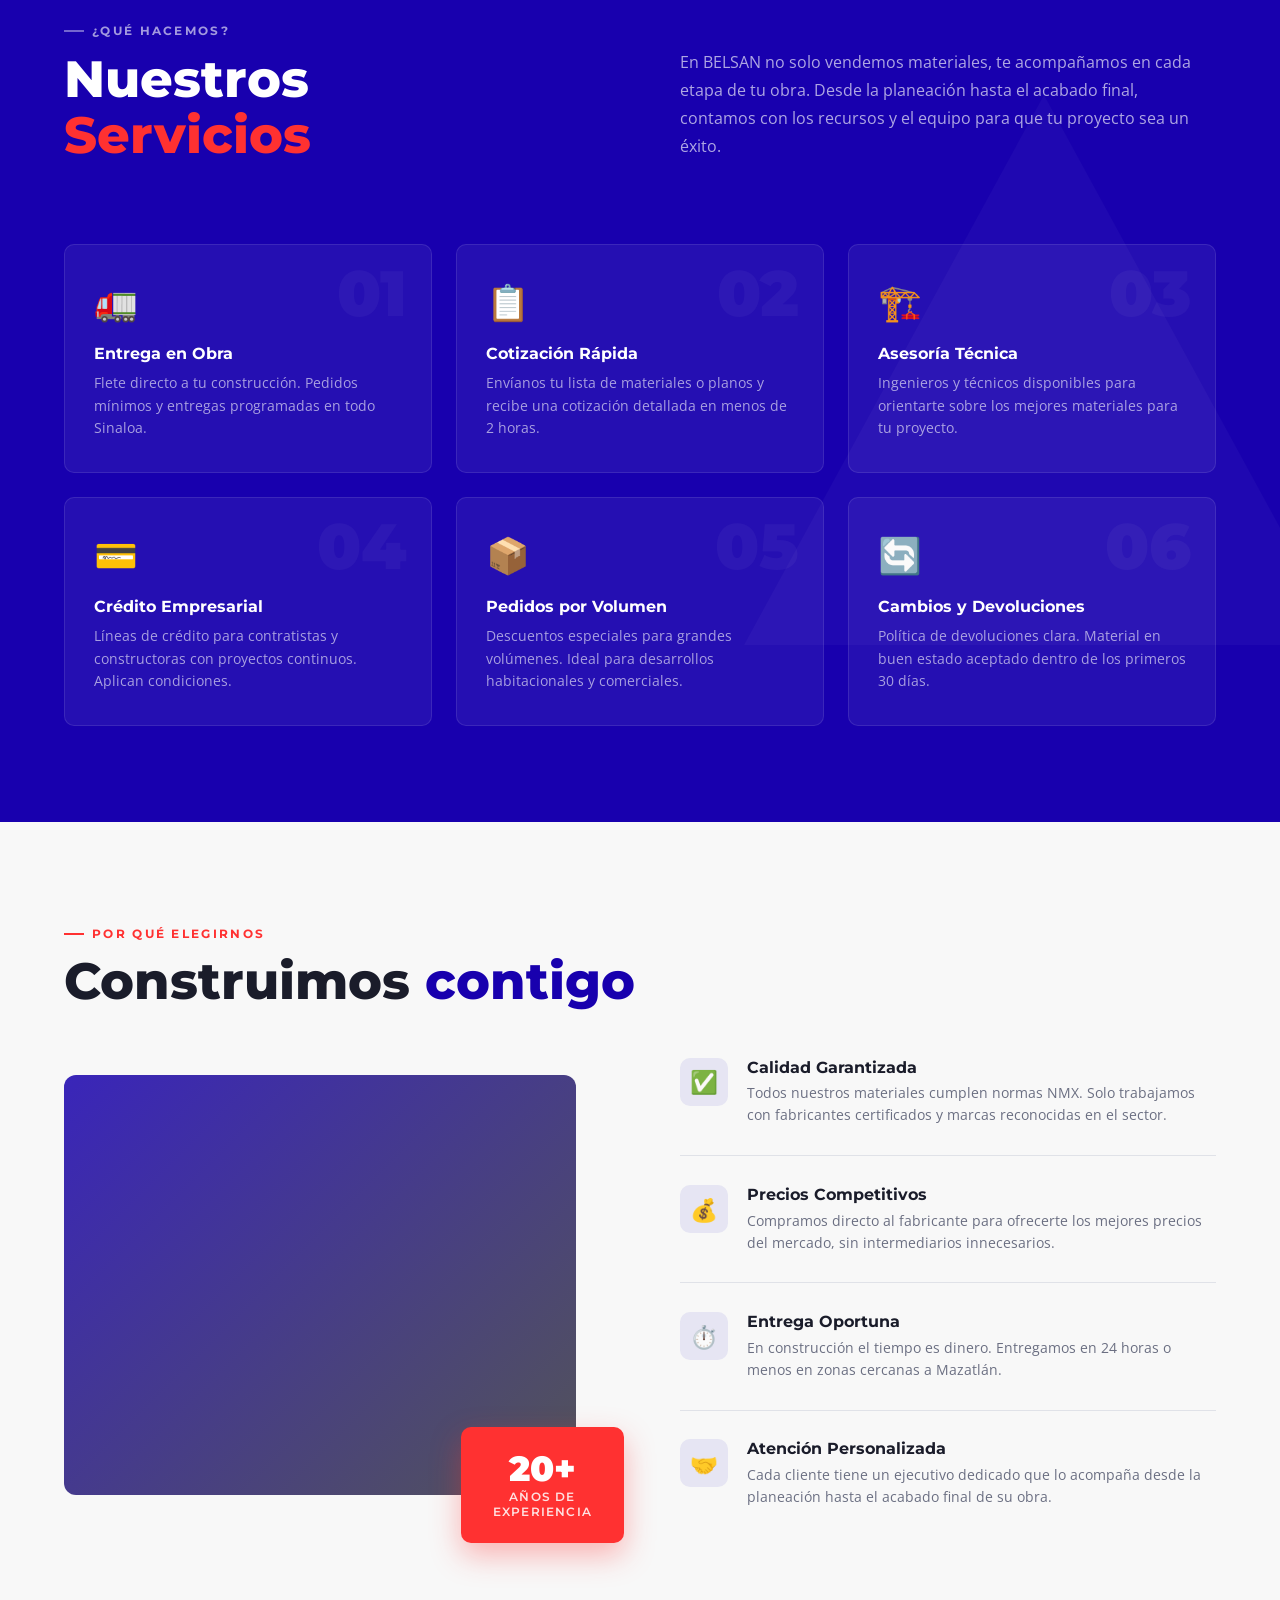
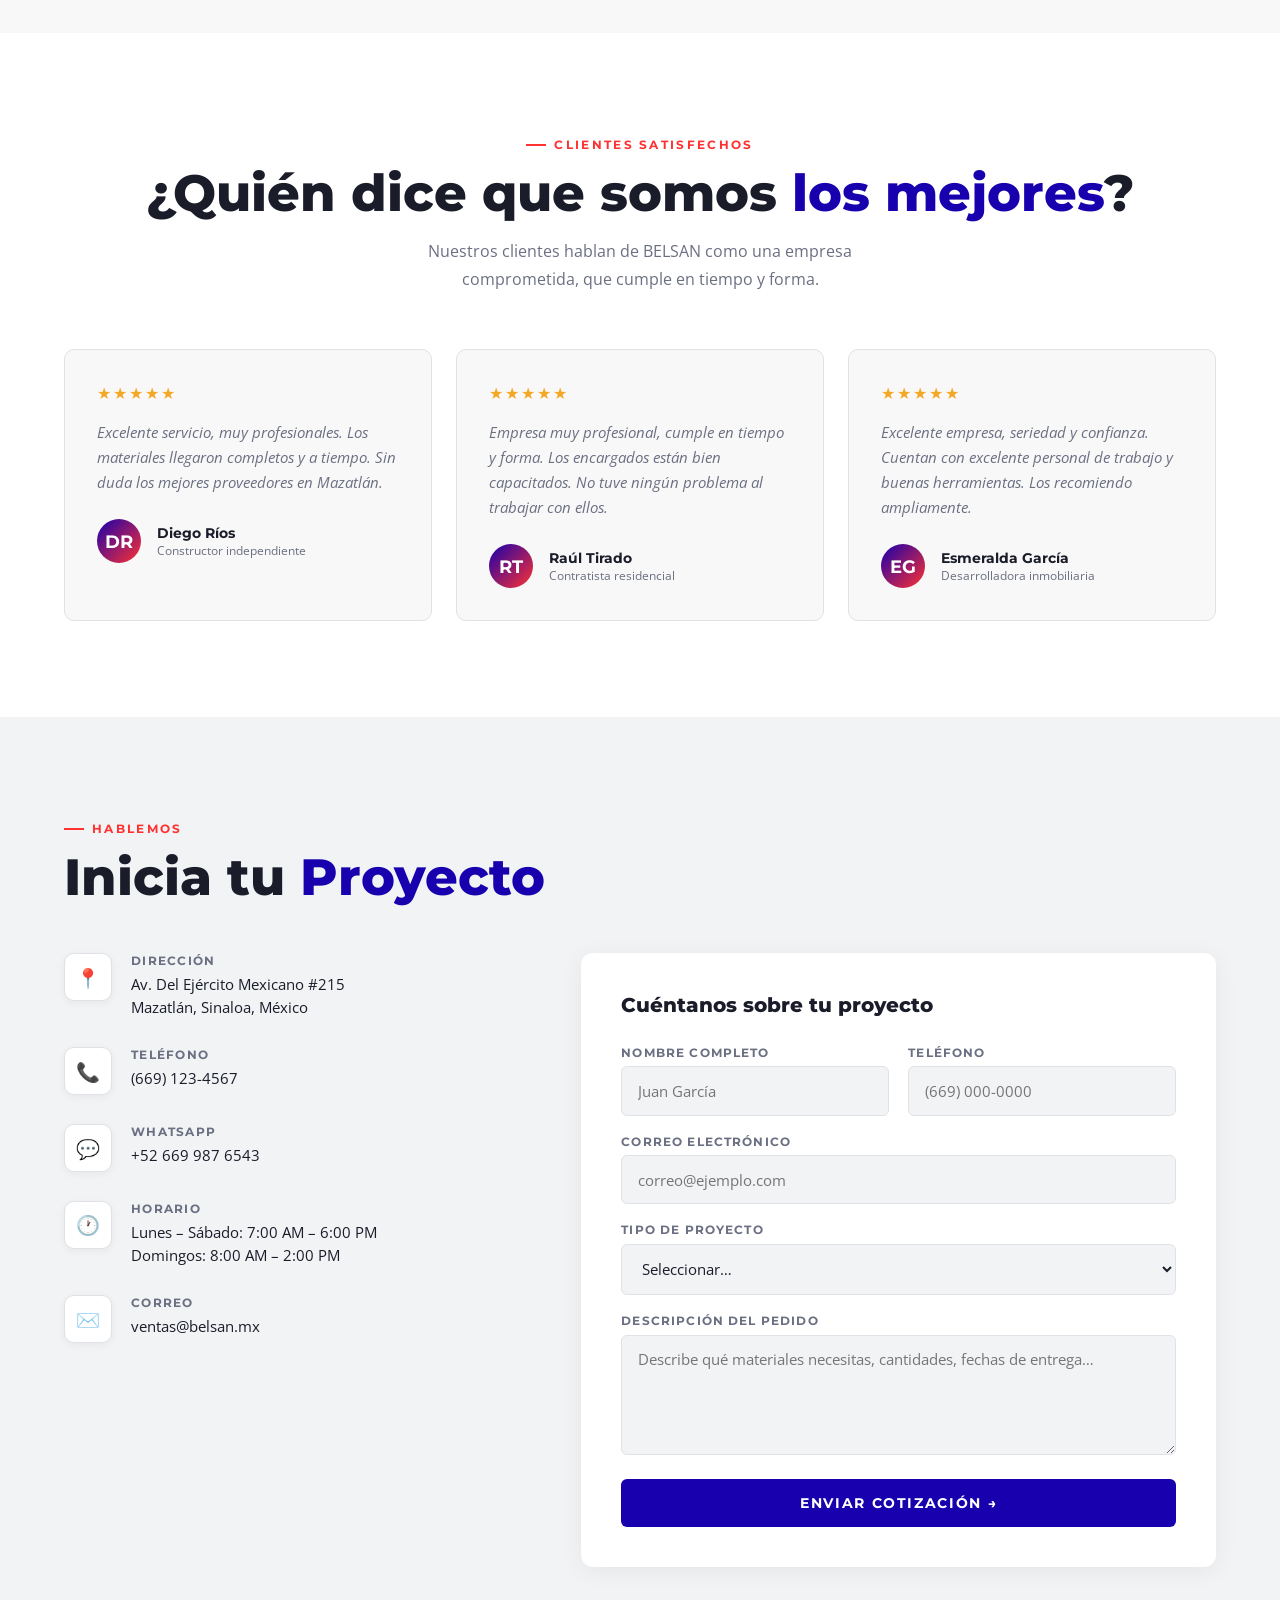
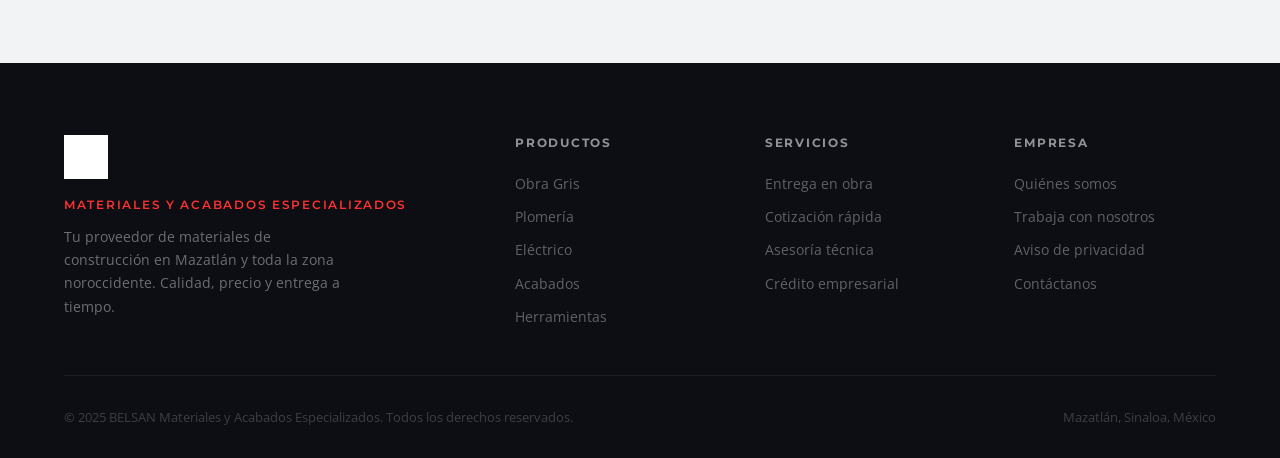
<file: html/index.html>
<!DOCTYPE html>
<html lang="es">
<head>
  <meta charset="UTF-8">
  <meta name="viewport" content="width=device-width, initial-scale=1.0">
  <title>BELSAN — Materiales y Acabados Especializados</title>
  <meta name="description" content="BELSAN Materiales y Acabados Especializados. Tu proveedor de confianza en Mazatlán, Sinaloa. Cemento, varilla, herramientas, plomería, acabados y más.">
  <link rel="preconnect" href="https://fonts.googleapis.com">
  <link rel="preconnect" href="https://fonts.gstatic.com" crossorigin>
  <link href="https://fonts.googleapis.com/css2?family=Montserrat:wght@300;400;500;600;700;800;900&family=Open+Sans:wght@300;400;500;600&display=swap" rel="stylesheet">
  <link rel="stylesheet" href="/css/styless.css">
</head>
<body>
  <nav id="navbar">
    <a href="#" class="nav-logo">
      <img src="/img/belsan-logo.png" alt="BELSAN Materiales y Acabados Especializados">
    </a>

    <ul class="nav-links" id="navLinks">
      <li><a href="#categorias">Materiales</a></li>
      <li><a href="#productos">Productos</a></li>
      <li><a href="#servicios">Servicios</a></li>
      <li><a href="#nosotros">Nosotros</a></li>
      <li><a href="#contacto" class="nav-cta">Cotizar</a></li>
    </ul>

    <button class="hamburger" id="hamburger" onclick="toggleMenu()" aria-label="Abrir menú">
      <span></span>
      <span></span>
      <span></span>
    </button>
  </nav>

  <section id="hero">
    <div class="hero-main">
      <div class="hero-bg-img"></div>
      <div class="hero-triangle"></div>
      <div class="hero-triangle2"></div>

      <div class="hero-content">
        <div class="hero-eyebrow">Materiales y Acabados Especializados · Mazatlán, Sinaloa</div>

        <h1 class="hero-title">
          Todo para<br>
          <span class="hl">construir</span><br>
          mejor
        </h1>

        <p class="hero-sub">
          Cemento, varilla, herramientas, plomería y acabados de primera calidad.
          Entregamos directo en tu obra. Más de 20 años siendo el aliado de constructores en Sinaloa.
        </p>

        <div class="hero-btns">
          <a href="#contacto" class="btn-primary">Iniciar cotización →</a>
          <a href="#productos" class="btn-outline">Ver catálogo</a>
        </div>
      </div>
    </div>

    <div class="hero-stats-bar">
      <div class="stat-item">
        <div class="stat-icon">🧱</div>
        <div>
          <h3>+3,000</h3>
          <p>Productos en stock</p>
        </div>
      </div>
      <div class="stat-item">
        <div class="stat-icon">🏗️</div>
        <div>
          <h3>20+</h3>
          <p>Años de experiencia</p>
        </div>
      </div>
      <div class="stat-item">
        <div class="stat-icon">😊</div>
        <div>
          <h3>98%</h3>
          <p>Clientes satisfechos</p>
        </div>
      </div>
      <div class="stat-item">
        <div class="stat-icon">🚛</div>
        <div>
          <h3>24h</h3>
          <p>Entrega en obra</p>
        </div>
      </div>
    </div>
  </section>

  <div class="ticker" aria-hidden="true">
    <div class="ticker-inner">
      <span>Cemento Portland</span>
      <span>Varilla Corrugada</span>
      <span>Block y Tabique</span>
      <span>Tuberías PVC</span>
      <span>Impermeabilizantes</span>
      <span>Pintura Vinílica</span>
      <span>Cable Eléctrico</span>
      <span>Grava y Arena</span>
      <span>Perfiles de Acero</span>
      <span>Madera para Cimbra</span>
      <span>Azulejo y Piso</span>
      <span>Herrería y Aluminio</span>
   
      <span>Cemento Portland</span>
      <span>Varilla Corrugada</span>
      <span>Block y Tabique</span>
      <span>Tuberías PVC</span>
      <span>Impermeabilizantes</span>
      <span>Pintura Vinílica</span>
      <span>Cable Eléctrico</span>
      <span>Grava y Arena</span>
      <span>Perfiles de Acero</span>
      <span>Madera para Cimbra</span>
      <span>Azulejo y Piso</span>
      <span>Herrería y Aluminio</span>
    </div>
  </div>

  <section id="categorias">
    <div class="cat-header reveal">
      <div class="label-tag">Lo que ofrecemos</div>
      <h2 class="section-title">Nuestras <span>Categorías</span></h2>
      <p class="section-desc">Todo el material que necesitas para tu construcción, en un solo lugar.</p>
    </div>

    <div class="cat-grid">
      <div class="cat-card reveal-scale hover-lift">
        <div class="cat-icon-wrap">🧱</div>
        <h3>Obra Gris</h3>
        <p>Cemento, block, tabique, arena, grava, varilla y todo para la estructura.</p>
      </div>
      <div class="cat-card reveal-scale hover-lift">
        <div class="cat-icon-wrap">🔧</div>
        <h3>Herramientas</h3>
        <p>Manuales, eléctricas y neumáticas para cada etapa de la construcción.</p>
      </div>
      <div class="cat-card reveal-scale hover-lift">
        <div class="cat-icon-wrap">🚿</div>
        <h3>Plomería</h3>
        <p>Tuberías, conexiones, llaves, calentadores y accesorios sanitarios.</p>
      </div>
      <div class="cat-card reveal-scale hover-lift">
        <div class="cat-icon-wrap">⚡</div>
        <h3>Eléctrico</h3>
        <p>Cable, canaletas, tableros, contactos, lámparas y protecciones.</p>
      </div>
      <div class="cat-card reveal-scale hover-lift">
        <div class="cat-icon-wrap">🎨</div>
        <h3>Acabados</h3>
        <p>Pintura, azulejo, piso, aplanados y texturas para interiores y exteriores.</p>
      </div>
      <div class="cat-card reveal-scale hover-lift">
        <div class="cat-icon-wrap">🛡️</div>
        <h3>Impermeabilización</h3>
        <p>Sistemas para losas, azoteas, cimientos y sótanos con garantía.</p>
      </div>
      <div class="cat-card reveal-scale hover-lift">
        <div class="cat-icon-wrap">🪟</div>
        <h3>Herrería y Aluminio</h3>
        <p>Perfiles, ventanas, puertas, cancelería y rejas metálicas.</p>
      </div>
      <div class="cat-card reveal-scale hover-lift">
        <div class="cat-icon-wrap">🪵</div>
        <h3>Madera y Cimbra</h3>
        <p>Triplay, madera de pino, soleras y materiales para encofrado.</p>
      </div>
    </div>
  </section>

  <section id="productos">
    <div class="prod-header">
      <div class="reveal-left">
        <div class="label-tag">Catálogo</div>
        <h2 class="section-title">Productos <span>Destacados</span></h2>
      </div>
      <div class="filters reveal-right">
        <button class="filter-btn active" onclick="filtrar(this,'todos')">Todos</button>
        <button class="filter-btn" onclick="filtrar(this,'estructura')">Estructura</button>
        <button class="filter-btn" onclick="filtrar(this,'acabados')">Acabados</button>
        <button class="filter-btn" onclick="filtrar(this,'herramientas')">Herramientas</button>
      </div>
    </div>

    <div class="prod-grid" id="prodGrid">

      <div class="prod-card reveal-scale hover-lift" data-cat="estructura">
        <div class="prod-img">🧱<span class="prod-badge">Popular</span></div>
        <div class="prod-info">
          <h4>Cemento Portland Gris</h4>
          <p>Saco 50 kg. Uso general para estructuras, pisos y aplanados.</p>
          <div class="prod-price">
            <div><span class="price-num">$158</span><span class="price-unit"> / saco</span></div>
            <button class="add-btn" onclick="agregarCarrito(this)">+</button>
          </div>
        </div>
      </div>

      <div class="prod-card reveal-scale hover-lift" data-cat="estructura">
        <div class="prod-img">🔩<span class="prod-badge">Oferta</span></div>
        <div class="prod-info">
          <h4>Varilla Corrugada 3/8"</h4>
          <p>Acero grado 42, longitud 12 m. Ideal para trabes y castillos.</p>
          <div class="prod-price">
            <div><span class="price-num">$124</span><span class="price-unit"> / pieza</span></div>
            <button class="add-btn" onclick="agregarCarrito(this)">+</button>
          </div>
        </div>
      </div>

      <div class="prod-card reveal-scale hover-lift" data-cat="estructura">
        <div class="prod-img">🧊</div>
        <div class="prod-info">
          <h4>Block de Concreto 12×20×40</h4>
          <p>Alta resistencia, acabado uniforme. Precio por millar disponible.</p>
          <div class="prod-price">
            <div><span class="price-num">$14</span><span class="price-unit"> / pieza</span></div>
            <button class="add-btn" onclick="agregarCarrito(this)">+</button>
          </div>
        </div>
      </div>

      <div class="prod-card reveal-scale hover-lift" data-cat="acabados">
        <div class="prod-img">🎨<span class="prod-badge">Nuevo</span></div>
        <div class="prod-info">
          <h4>Pintura Vinílica Interior</h4>
          <p>Cubeta 19 L. Alta cobertura, lavable. Más de 200 colores.</p>
          <div class="prod-price">
            <div><span class="price-num">$485</span><span class="price-unit"> / cubeta</span></div>
            <button class="add-btn" onclick="agregarCarrito(this)">+</button>
          </div>
        </div>
      </div>

      <div class="prod-card reveal-scale hover-lift" data-cat="acabados">
        <div class="prod-img">🟫</div>
        <div class="prod-info">
          <h4>Azulejo de Baño 30×60</h4>
          <p>Porcelanato acabado mate. Caja de 1.5 m². Varios diseños.</p>
          <div class="prod-price">
            <div><span class="price-num">$320</span><span class="price-unit"> / caja</span></div>
            <button class="add-btn" onclick="agregarCarrito(this)">+</button>
          </div>
        </div>
      </div>

      <div class="prod-card reveal-scale hover-lift" data-cat="herramientas">
        <div class="prod-img">🔨</div>
        <div class="prod-info">
          <h4>Taladro Percutor 1/2"</h4>
          <p>700W, velocidad variable, reversa. Incluye accesorios y maletín.</p>
          <div class="prod-price">
            <div><span class="price-num">$1,290</span><span class="price-unit"> / pieza</span></div>
            <button class="add-btn" onclick="agregarCarrito(this)">+</button>
          </div>
        </div>
      </div>

      <div class="prod-card reveal-scale hover-lift" data-cat="herramientas">
        <div class="prod-img">⚙️<span class="prod-badge">Pro</span></div>
        <div class="prod-info">
          <h4>Esmeriladora Angular 4.5"</h4>
          <p>900W, 11,000 RPM. Corte y desbaste de metal y concreto.</p>
          <div class="prod-price">
            <div><span class="price-num">$850</span><span class="price-unit"> / pieza</span></div>
            <button class="add-btn" onclick="agregarCarrito(this)">+</button>
          </div>
        </div>
      </div>

      <div class="prod-card reveal-scale hover-lift" data-cat="estructura">
        <div class="prod-img">🚿</div>
        <div class="prod-info">
          <h4>Tubo PVC Hidráulico 1/2"</h4>
          <p>Longitud 6 m. Presión alta. Instalaciones hidráulicas.</p>
          <div class="prod-price">
            <div><span class="price-num">$42</span><span class="price-unit"> / tubo</span></div>
            <button class="add-btn" onclick="agregarCarrito(this)">+</button>
          </div>
        </div>
      </div>

    </div>
  </section>

  <section id="servicios">
    <div class="srv-intro">
      <div class="reveal-left">
        <div class="label-tag">¿Qué hacemos?</div>
        <h2 class="section-title">Nuestros<br><span>Servicios</span></h2>
      </div>
      <p class="srv-desc reveal-right">
        En BELSAN no solo vendemos materiales, te acompañamos en cada etapa de tu obra.
        Desde la planeación hasta el acabado final, contamos con los recursos y el equipo para que tu proyecto sea un éxito.
      </p>
    </div>

    <div class="srv-grid">
      <div class="srv-card reveal-scale hover-lift">
        <div class="srv-num">01</div>
        <span class="srv-icon">🚛</span>
        <h3>Entrega en Obra</h3>
        <p>Flete directo a tu construcción. Pedidos mínimos y entregas programadas en todo Sinaloa.</p>
      </div>
      <div class="srv-card reveal-scale hover-lift">
        <div class="srv-num">02</div>
        <span class="srv-icon">📋</span>
        <h3>Cotización Rápida</h3>
        <p>Envíanos tu lista de materiales o planos y recibe una cotización detallada en menos de 2 horas.</p>
      </div>
      <div class="srv-card reveal-scale hover-lift">
        <div class="srv-num">03</div>
        <span class="srv-icon">🏗️</span>
        <h3>Asesoría Técnica</h3>
        <p>Ingenieros y técnicos disponibles para orientarte sobre los mejores materiales para tu proyecto.</p>
      </div>
      <div class="srv-card reveal-scale hover-lift">
        <div class="srv-num">04</div>
        <span class="srv-icon">💳</span>
        <h3>Crédito Empresarial</h3>
        <p>Líneas de crédito para contratistas y constructoras con proyectos continuos. Aplican condiciones.</p>
      </div>
      <div class="srv-card reveal-scale hover-lift">
        <div class="srv-num">05</div>
        <span class="srv-icon">📦</span>
        <h3>Pedidos por Volumen</h3>
        <p>Descuentos especiales para grandes volúmenes. Ideal para desarrollos habitacionales y comerciales.</p>
      </div>
      <div class="srv-card reveal-scale hover-lift">
        <div class="srv-num">06</div>
        <span class="srv-icon">🔄</span>
        <h3>Cambios y Devoluciones</h3>
        <p>Política de devoluciones clara. Material en buen estado aceptado dentro de los primeros 30 días.</p>
      </div>
    </div>
  </section>

  <section id="nosotros">
    <div class="reveal">
      <div class="label-tag">Por qué elegirnos</div>
      <h2 class="section-title">Construimos <span>contigo</span></h2>
    </div>

    <div class="nos-grid">
      <!-- Imagen con badge -->
      <div class="nos-img-area reveal-left">
        <div class="nos-img-box"></div>
        <div class="nos-badge">
          <h4>20+</h4>
          <p>Años de<br>experiencia</p>
        </div>
      </div>

      <!-- Features -->
      <div class="nos-features reveal-right">
        <div class="nos-feature">
          <div class="nos-feature-icon">✅</div>
          <div>
            <h4>Calidad Garantizada</h4>
            <p>Todos nuestros materiales cumplen normas NMX. Solo trabajamos con fabricantes certificados y marcas reconocidas en el sector.</p>
          </div>
        </div>
        <div class="nos-feature">
          <div class="nos-feature-icon">💰</div>
          <div>
            <h4>Precios Competitivos</h4>
            <p>Compramos directo al fabricante para ofrecerte los mejores precios del mercado, sin intermediarios innecesarios.</p>
          </div>
        </div>
        <div class="nos-feature">
          <div class="nos-feature-icon">⏱️</div>
          <div>
            <h4>Entrega Oportuna</h4>
            <p>En construcción el tiempo es dinero. Entregamos en 24 horas o menos en zonas cercanas a Mazatlán.</p>
          </div>
        </div>
        <div class="nos-feature">
          <div class="nos-feature-icon">🤝</div>
          <div>
            <h4>Atención Personalizada</h4>
            <p>Cada cliente tiene un ejecutivo dedicado que lo acompaña desde la planeación hasta el acabado final de su obra.</p>
          </div>
        </div>
      </div>
    </div>
  </section>

  <section id="testimonios">
    <div class="test-header reveal">
      <div class="label-tag">Clientes satisfechos</div>
      <h2 class="section-title">¿Quién dice que somos <span>los mejores</span>?</h2>
      <p class="section-desc">Nuestros clientes hablan de BELSAN como una empresa comprometida, que cumple en tiempo y forma.</p>
    </div>

    <div class="test-grid">
      <div class="test-card reveal-scale hover-lift">
        <div class="test-stars">★★★★★</div>
        <blockquote>Excelente servicio, muy profesionales. Los materiales llegaron completos y a tiempo. Sin duda los mejores proveedores en Mazatlán.</blockquote>
        <div class="test-author">
          <div class="test-avatar">DR</div>
          <div>
            <h5>Diego Ríos</h5>
            <p>Constructor independiente</p>
          </div>
        </div>
      </div>

      <div class="test-card reveal-scale hover-lift">
        <div class="test-stars">★★★★★</div>
        <blockquote>Empresa muy profesional, cumple en tiempo y forma. Los encargados están bien capacitados. No tuve ningún problema al trabajar con ellos.</blockquote>
        <div class="test-author">
          <div class="test-avatar">RT</div>
          <div>
            <h5>Raúl Tirado</h5>
            <p>Contratista residencial</p>
          </div>
        </div>
      </div>

      <div class="test-card reveal-scale hover-lift">
        <div class="test-stars">★★★★★</div>
        <blockquote>Excelente empresa, seriedad y confianza. Cuentan con excelente personal de trabajo y buenas herramientas. Los recomiendo ampliamente.</blockquote>
        <div class="test-author">
          <div class="test-avatar">EG</div>
          <div>
            <h5>Esmeralda García</h5>
            <p>Desarrolladora inmobiliaria</p>
          </div>
        </div>
      </div>
    </div>
  </section>

  <section id="contacto">
    <div class="reveal">
      <div class="label-tag">Hablemos</div>
      <h2 class="section-title">Inicia tu <span>Proyecto</span></h2>
    </div>

    <div class="contact-wrap">
      <div class="contact-info reveal-left">
        <div class="contact-item">
          <div class="contact-icon">📍</div>
          <div>
            <h4>Dirección</h4>
            <p>Av. Del Ejército Mexicano #215<br>Mazatlán, Sinaloa, México</p>
          </div>
        </div>
        <div class="contact-item">
          <div class="contact-icon">📞</div>
          <div>
            <h4>Teléfono</h4>
            <p>(669) 123-4567</p>
          </div>
        </div>
        <div class="contact-item">
          <div class="contact-icon">💬</div>
          <div>
            <h4>WhatsApp</h4>
            <p>+52 669 987 6543</p>
          </div>
        </div>
        <div class="contact-item">
          <div class="contact-icon">🕐</div>
          <div>
            <h4>Horario</h4>
            <p>Lunes – Sábado: 7:00 AM – 6:00 PM<br>Domingos: 8:00 AM – 2:00 PM</p>
          </div>
        </div>
        <div class="contact-item">
          <div class="contact-icon">✉️</div>
          <div>
            <h4>Correo</h4>
            <p>ventas@belsan.mx</p>
          </div>
        </div>
      </div>

      <div class="contact-form-wrap reveal-right">
        <h3>Cuéntanos sobre tu proyecto</h3>
        <div class="contact-form">
          <div class="form-row">
            <div class="form-group">
              <label for="nombre">Nombre completo</label>
              <input type="text" id="nombre" placeholder="Juan García">
            </div>
            <div class="form-group">
              <label for="telefono">Teléfono</label>
              <input type="tel" id="telefono" placeholder="(669) 000-0000">
            </div>
          </div>

          <div class="form-group">
            <label for="correo">Correo electrónico</label>
            <input type="email" id="correo" placeholder="correo@ejemplo.com">
          </div>

          <div class="form-group">
            <label for="proyecto">Tipo de proyecto</label>
            <select id="proyecto">
              <option value="">Seleccionar…</option>
              <option>Casa habitación</option>
              <option>Edificio / Departamentos</option>
              <option>Local comercial</option>
              <option>Remodelación</option>
              <option>Obra industrial</option>
              <option>Infraestructura pública</option>
              <option>Otro</option>
            </select>
          </div>

          <div class="form-group">
            <label for="mensaje">Descripción del pedido</label>
            <textarea id="mensaje" placeholder="Describe qué materiales necesitas, cantidades, fechas de entrega…"></textarea>
          </div>

          <button class="btn-submit" onclick="enviarCotizacion()">
            Enviar cotización →
          </button>
        </div>
      </div>
    </div>
  </section>

  <footer>
    <div class="footer-top">
      <div class="footer-brand">
        <img src="/img/belsan-logo.png" alt="BELSAN">
        <span class="footer-tagline">Materiales y Acabados Especializados</span>
        <p>Tu proveedor de materiales de construcción en Mazatlán y toda la zona noroccidente. Calidad, precio y entrega a tiempo.</p>
      </div>

      <div class="footer-col">
        <h5>Productos</h5>
        <ul>
          <li><a href="#">Obra Gris</a></li>
          <li><a href="#">Plomería</a></li>
          <li><a href="#">Eléctrico</a></li>
          <li><a href="#">Acabados</a></li>
          <li><a href="#">Herramientas</a></li>
        </ul>
      </div>

      <div class="footer-col">
        <h5>Servicios</h5>
        <ul>
          <li><a href="#">Entrega en obra</a></li>
          <li><a href="#">Cotización rápida</a></li>
          <li><a href="#">Asesoría técnica</a></li>
          <li><a href="#">Crédito empresarial</a></li>
        </ul>
      </div>

      <div class="footer-col">
        <h5>Empresa</h5>
        <ul>
          <li><a href="#">Quiénes somos</a></li>
          <li><a href="#">Trabaja con nosotros</a></li>
          <li><a href="#">Aviso de privacidad</a></li>
          <li><a href="#">Contáctanos</a></li>
        </ul>
      </div>
    </div>

    <div class="footer-bottom">
      <p>© 2025 BELSAN Materiales y Acabados Especializados. Todos los derechos reservados.</p>
      <p>Mazatlán, Sinaloa, México</p>
    </div>
  </footer>

  <script>
    const navbar = document.getElementById('navbar');
    window.addEventListener('scroll', () => {
      if (window.scrollY > 50) {
        navbar.classList.add('scrolled');
      } else {
        navbar.classList.remove('scrolled');
      }
    });
    function toggleMenu() {
      document.getElementById('navLinks').classList.toggle('open');
    }
    document.querySelectorAll('.nav-links a').forEach(link => {
      link.addEventListener('click', () => {
        document.getElementById('navLinks').classList.remove('open');
      });
    });

    function filtrar(btn, cat) {
      document.querySelectorAll('.filter-btn').forEach(b => b.classList.remove('active'));
      btn.classList.add('active');
      document.querySelectorAll('.prod-card').forEach(card => {
        if (cat === 'todos' || card.dataset.cat === cat) {
          card.style.opacity = '0';
          card.style.display = '';
          setTimeout(() => { card.style.transition = 'opacity 0.3s'; card.style.opacity = '1'; }, 20);
        } else {
          card.style.opacity = '0';
          setTimeout(() => { card.style.display = 'none'; }, 280);
        }
      });
    }

    function agregarCarrito(btn) {
      btn.textContent = '✓';
      btn.style.background = '#22c55e';
      setTimeout(() => {
        btn.textContent = '+';
        btn.style.background = '';
      }, 1500);
    }

    function enviarCotizacion() {
      const btn = document.querySelector('.btn-submit');
      btn.textContent = '✓ ¡Cotización enviada!';
      btn.style.background = '#22c55e';
      setTimeout(() => {
        btn.textContent = 'Enviar cotización →';
        btn.style.background = '';
      }, 3000);
    }
    const observerOptions = {
      threshold: 0.15,
      rootMargin: "0px 0px -50px 0px"
    };

    const observer = new IntersectionObserver((entries) => {
      entries.forEach(e => {
        if (e.isIntersecting) {
          e.target.classList.add('visible');
        }
      });
    }, observerOptions);

    document.querySelectorAll('.reveal, .reveal-left, .reveal-right, .reveal-scale').forEach(el => observer.observe(el));
  </script>

</body>
</html>
</file>
<file: css/styless.css>
@import url('https://fonts.googleapis.com/css2?family=Montserrat:wght@300;400;500;600;700;800;900&family=Open+Sans:wght@300;400;500;600&display=swap');

/* ─── VARIABLES ─── */
:root {
  --azul:        #1800AE;
  --azul-dark:   #12007d;
  --azul-mid:    #2410c8;
  --rojo:        #FF3131;
  --rojo-dark:   #d41f1f;
  --blanco:      #ffffff;
  --crema:       #f8f8f8;
  --gris-bg:     #f2f3f5;
  --gris-borde:  #e0e2e8;
  --gris-txt:    #6b6f82;
  --negro:       #0d0e14;
  --texto:       #1a1c2a;
  --glass:       rgba(255, 255, 255, 0.75);
  --glass-borde: rgba(255, 255, 255, 0.2);
}

/* ─── RESET ─── */
*, *::before, *::after { box-sizing: border-box; margin: 0; padding: 0; }
html { scroll-behavior: smooth; }
body {
  font-family: 'Open Sans', sans-serif;
  background: var(--blanco);
  color: var(--texto);
  overflow-x: hidden;
}

nav {
  position: fixed;
  top: 0; left: 0; right: 0;
  z-index: 1000;
  background: var(--glass);
  backdrop-filter: blur(12px);
  -webkit-backdrop-filter: blur(12px);
  border-bottom: 1px solid var(--glass-borde);
  box-shadow: 0 4px 24px rgba(0,0,0,0.06);
  display: flex;
  align-items: center;
  justify-content: space-between;
  padding: 0 5%;
  height: 80px;
  transition: height 0.3s, background 0.3s;
}

nav.scrolled {
  height: 65px;
  background: rgba(255, 255, 255, 0.95);
}

.nav-logo img {
  height: 48px;
  width: auto;
  display: block;
  object-fit: contain;
}

.nav-links {
  display: flex;
  gap: 2.5rem;
  list-style: none;
  align-items: center;
}

.nav-links a {
  font-family: 'Montserrat', sans-serif;
  font-weight: 600;
  font-size: 0.82rem;
  letter-spacing: 0.1em;
  text-transform: uppercase;
  color: var(--texto);
  text-decoration: none;
  transition: color 0.2s;
  position: relative;
}

.nav-links a::after {
  content: '';
  position: absolute;
  bottom: -4px; left: 0; right: 0;
  height: 2px;
  background: var(--rojo);
  transform: scaleX(0);
  transform-origin: left;
  transition: transform 0.25s;
}

.nav-links a:hover { color: var(--azul); }
.nav-links a:hover::after { transform: scaleX(1); }

.nav-cta {
  background: var(--rojo) !important;
  color: var(--blanco) !important;
  padding: 0.6rem 1.6rem !important;
  border-radius: 3px;
  letter-spacing: 0.08em !important;
}
.nav-cta::after { display: none !important; }
.nav-cta:hover {
  background: var(--rojo-dark) !important;
  color: var(--blanco) !important;
}

.hamburger {
  display: none;
  flex-direction: column;
  gap: 5px;
  cursor: pointer;
  background: none;
  border: none;
  padding: 4px;
}
.hamburger span {
  width: 26px; height: 2px;
  background: var(--texto);
  display: block;
  transition: 0.3s;
}

#hero {
  min-height: 100vh;
  display: flex;
  flex-direction: column;
  position: relative;
  overflow: hidden;
  padding-top: 72px;
}

.hero-main {
  flex: 1;
  display: flex;
  align-items: center;
  position: relative;
  min-height: calc(100vh - 72px - 110px);
}

.hero-bg-img {
  position: absolute;
  inset: 0;
  background: 
    radial-gradient(at 0% 0%, rgba(24,0,174,0.15) 0px, transparent 50%),
    radial-gradient(at 100% 0%, rgba(255,49,49,0.1) 0px, transparent 50%),
    linear-gradient(105deg, rgba(24,0,174,0.95) 0%, rgba(24,0,174,0.85) 45%, rgba(13,14,20,0.85) 100%),
    url('https://images.unsplash.com/photo-1504307651254-35680f356dfd?w=1600&q=80') center/cover no-repeat;
  filter: contrast(1.1);
}

.hero-triangle {
  position: absolute;
  right: -5%;
  top: 50%;
  transform: translateY(-50%) rotate(-15deg);
  width: 0; height: 0;
  border-left: 300px solid transparent;
  border-right: 300px solid transparent;
  border-bottom: 500px solid rgba(255,49,49,0.08);
  pointer-events: none;
  filter: blur(40px);
}

.hero-triangle2 {
  position: absolute;
  left: -5%;
  bottom: -10%;
  transform: rotate(45deg);
  width: 0; height: 0;
  border-left: 200px solid transparent;
  border-right: 200px solid transparent;
  border-bottom: 350px solid rgba(255,255,255,0.03);
  pointer-events: none;
  filter: blur(60px);
}

.hero-content {
  position: relative;
  z-index: 1;
  padding: 3rem 5%;
  max-width: 900px;
}

.hero-title {
  font-family: 'Montserrat', sans-serif;
  font-weight: 900;
  font-size: clamp(3rem, 8vw, 7.5rem);
  line-height: 0.95;
  color: var(--blanco);
  text-transform: uppercase;
  letter-spacing: -0.04em;
  animation: fadeUp 0.8s 0.1s cubic-bezier(0.16, 1, 0.3, 1) both;
}

.hero-title .hl { 
  color: var(--rojo);
  display: inline-block;
  position: relative;
}

.hero-title .hl::after {
  content: '';
  position: absolute;
  bottom: 10%; left: 0;
  width: 100%; height: 8px;
  background: var(--rojo);
  opacity: 0.3;
  z-index: -1;
  transform: skewX(-15deg);
}

.hero-sub {
  margin-top: 2rem;
  font-size: 1.15rem;
  font-weight: 400;
  color: rgba(255,255,255,0.8);
  max-width: 600px;
  line-height: 1.8;
  animation: fadeUp 0.8s 0.2s cubic-bezier(0.16, 1, 0.3, 1) both;
}

.hero-btns {
  display: flex;
  gap: 1.5rem;
  margin-top: 3.5rem;
  flex-wrap: wrap;
  animation: fadeUp 0.8s 0.3s cubic-bezier(0.16, 1, 0.3, 1) both;
}

.btn-primary {
  display: inline-flex;
  align-items: center;
  gap: 0.8rem;
  background: var(--rojo);
  color: var(--blanco);
  padding: 1.1rem 2.8rem;
  font-family: 'Montserrat', sans-serif;
  font-weight: 800;
  font-size: 0.9rem;
  letter-spacing: 0.12em;
  text-transform: uppercase;
  text-decoration: none;
  border-radius: 8px;
  border: none;
  cursor: pointer;
  transition: all 0.3s cubic-bezier(0.16, 1, 0.3, 1);
  box-shadow: 0 10px 30px rgba(255,49,49,0.3);
}
.btn-primary:hover {
  background: var(--rojo-dark);
  transform: translateY(-5px) scale(1.02);
  box-shadow: 0 15px 40px rgba(255,49,49,0.45);
}

.btn-outline {
  display: inline-flex;
  align-items: center;
  gap: 0.8rem;
  background: rgba(255, 255, 255, 0.05);
  backdrop-filter: blur(8px);
  color: var(--blanco);
  padding: 1.1rem 2.8rem;
  font-family: 'Montserrat', sans-serif;
  font-weight: 800;
  font-size: 0.9rem;
  letter-spacing: 0.12em;
  text-transform: uppercase;
  text-decoration: none;
  border: 1px solid rgba(255,255,255,0.3);
  border-radius: 8px;
  cursor: pointer;
  transition: all 0.3s cubic-bezier(0.16, 1, 0.3, 1);
}
.btn-outline:hover {
  border-color: var(--blanco);
  background: rgba(255,255,255,0.15);
  transform: translateY(-5px);
}

.hero-stats-bar {
  background: var(--blanco);
  display: flex;
  z-index: 2;
  animation: fadeUp 0.8s 0.5s cubic-bezier(0.16, 1, 0.3, 1) both;
  border-top: 5px solid var(--azul);
  box-shadow: 0 -10px 40px rgba(0,0,0,0.05);
}

.stat-item {
  flex: 1;
  padding: 2.5rem 2rem;
  border-right: 1px solid var(--gris-borde);
  display: flex;
  align-items: center;
  gap: 1.5rem;
  transition: background 0.3s;
}
.stat-item:hover { background: var(--crema); }
.stat-item:last-child { border-right: none; }

.stat-icon {
  width: 54px; height: 54px;
  background: linear-gradient(135deg, rgba(24,0,174,0.1), rgba(24,0,174,0.05));
  border-radius: 16px;
  display: flex;
  align-items: center;
  justify-content: center;
  font-size: 1.5rem;
  flex-shrink: 0;
  box-shadow: inset 0 0 0 1px rgba(24,0,174,0.1);
}

.stat-item h3 {
  font-family: 'Montserrat', sans-serif;
  font-weight: 900;
  font-size: 2rem;
  color: var(--azul);
  line-height: 1;
  letter-spacing: -0.02em;
}

.stat-item p {
  font-size: 0.78rem;
  color: var(--gris-txt);
  line-height: 1.3;
  margin-top: 0.2rem;
}

.ticker {
  background: var(--azul);
  padding: 0.7rem 0;
  overflow: hidden;
  white-space: nowrap;
}

.ticker-inner {
  display: inline-block;
  animation: ticker 35s linear infinite;
}

.ticker-inner span {
  font-family: 'Montserrat', sans-serif;
  font-weight: 600;
  font-size: 0.78rem;
  letter-spacing: 0.16em;
  text-transform: uppercase;
  color: rgba(255,255,255,0.85);
  padding: 0 2.2rem;
}

.ticker-inner span::after {
  content: '▲';
  margin-left: 2.2rem;
  color: var(--rojo);
  font-size: 0.6rem;
}

@keyframes ticker {
  from { transform: translateX(0); }
  to   { transform: translateX(-50%); }
}

section { padding: 6rem 5%; }

.label-tag {
  display: inline-flex;
  align-items: center;
  gap: 0.5rem;
  font-family: 'Montserrat', sans-serif;
  font-weight: 700;
  font-size: 0.72rem;
  letter-spacing: 0.2em;
  text-transform: uppercase;
  color: var(--rojo);
  margin-bottom: 0.8rem;
}
.label-tag::before {
  content: '';
  width: 20px; height: 2px;
  background: var(--rojo);
}

.section-title {
  font-family: 'Montserrat', sans-serif;
  font-weight: 800;
  font-size: clamp(2rem, 4vw, 3.4rem);
  color: var(--texto);
  line-height: 1.1;
  margin-bottom: 1rem;
}
.section-title span { color: var(--azul); }

.section-desc {
  font-size: 1rem;
  color: var(--gris-txt);
  line-height: 1.75;
  max-width: 520px;
}

#categorias { background: var(--crema); }

.cat-header { text-align: center; margin-bottom: 3.5rem; }
.cat-header .section-desc { margin: 0 auto; }

.cat-grid {
  display: grid;
  grid-template-columns: repeat(auto-fill, minmax(230px, 1fr));
  gap: 1.5rem;
}

.cat-card {
  background: var(--blanco);
  border-radius: 10px;
  padding: 2rem 1.8rem;
  border: 1px solid var(--gris-borde);
  cursor: pointer;
  transition: transform 0.25s, box-shadow 0.25s, border-color 0.25s;
  position: relative;
  overflow: hidden;
}

.cat-card::before {
  content: '';
  position: absolute;
  top: 0; left: 0; right: 0;
  height: 4px;
  background: linear-gradient(90deg, var(--azul), var(--rojo));
  transform: scaleX(0);
  transform-origin: left;
  transition: transform 0.3s;
}

.cat-card:hover {
  transform: translateY(-4px);
  box-shadow: 0 12px 32px rgba(24,0,174,0.1);
  border-color: transparent;
}
.cat-card:hover::before { transform: scaleX(1); }

.cat-icon-wrap {
  width: 54px; height: 54px;
  background: rgba(24,0,174,0.07);
  border-radius: 12px;
  display: flex;
  align-items: center;
  justify-content: center;
  font-size: 1.8rem;
  margin-bottom: 1.2rem;
}

.cat-card h3 {
  font-family: 'Montserrat', sans-serif;
  font-weight: 700;
  font-size: 1rem;
  color: var(--texto);
  margin-bottom: 0.4rem;
}
.cat-card p { font-size: 0.83rem; color: var(--gris-txt); line-height: 1.5; }

#productos { background: var(--blanco); }

.prod-header {
  display: flex;
  justify-content: space-between;
  align-items: flex-end;
  margin-bottom: 3rem;
  flex-wrap: wrap;
  gap: 1.5rem;
}

.filters { display: flex; gap: 0.5rem; flex-wrap: wrap; }

.filter-btn {
  background: transparent;
  border: 1px solid var(--gris-borde);
  color: var(--gris-txt);
  padding: 0.5rem 1.3rem;
  font-family: 'Montserrat', sans-serif;
  font-size: 0.78rem;
  font-weight: 600;
  letter-spacing: 0.08em;
  text-transform: uppercase;
  cursor: pointer;
  border-radius: 20px;
  transition: 0.2s;
}
.filter-btn:hover,
.filter-btn.active {
  background: var(--azul);
  border-color: var(--azul);
  color: var(--blanco);
}

.prod-grid {
  display: grid;
  grid-template-columns: repeat(auto-fill, minmax(260px, 1fr));
  gap: 1.5rem;
}

.prod-card {
  background: var(--blanco);
  border-radius: 10px;
  overflow: hidden;
  border: 1px solid var(--gris-borde);
  transition: transform 0.25s, box-shadow 0.25s;
  cursor: pointer;
}
.prod-card:hover {
  transform: translateY(-5px);
  box-shadow: 0 16px 40px rgba(24,0,174,0.12);
}

.prod-img {
  height: 180px;
  display: flex;
  align-items: center;
  justify-content: center;
  font-size: 4rem;
  background: var(--gris-bg);
  position: relative;
  overflow: hidden;
}

.prod-badge {
  position: absolute;
  top: 1rem; left: 1rem;
  background: var(--rojo);
  color: var(--blanco);
  font-family: 'Montserrat', sans-serif;
  font-size: 0.68rem;
  font-weight: 700;
  letter-spacing: 0.1em;
  text-transform: uppercase;
  padding: 0.22rem 0.75rem;
  border-radius: 20px;
}

.prod-info { padding: 1.4rem; }
.prod-info h4 {
  font-family: 'Montserrat', sans-serif;
  font-weight: 700;
  font-size: 0.98rem;
  color: var(--texto);
  margin-bottom: 0.35rem;
}
.prod-info p { font-size: 0.82rem; color: var(--gris-txt); line-height: 1.45; }

.prod-price {
  display: flex;
  justify-content: space-between;
  align-items: center;
  margin-top: 1rem;
  padding-top: 1rem;
  border-top: 1px solid var(--gris-borde);
}

.price-num {
  font-family: 'Montserrat', sans-serif;
  font-weight: 800;
  font-size: 1.3rem;
  color: var(--azul);
}
.price-unit { font-size: 0.78rem; color: var(--gris-txt); }

.add-btn {
  background: var(--azul);
  border: none;
  color: var(--blanco);
  width: 36px; height: 36px;
  border-radius: 50%;
  font-size: 1.3rem;
  cursor: pointer;
  transition: background 0.2s, transform 0.15s;
  display: flex;
  align-items: center;
  justify-content: center;
}
.add-btn:hover { background: var(--azul-mid); transform: scale(1.1); }

#servicios {
  background: var(--azul);
  position: relative;
  overflow: hidden;
}

#servicios::before {
  content: '';
  position: absolute;
  right: -5%; top: 50%;
  transform: translateY(-50%);
  width: 0; height: 0;
  border-left: 300px solid transparent;
  border-right: 300px solid transparent;
  border-bottom: 550px solid rgba(255,255,255,0.03);
  pointer-events: none;
}

#servicios .label-tag { color: rgba(255,255,255,0.6); }
#servicios .label-tag::before { background: rgba(255,255,255,0.4); }
#servicios .section-title { color: var(--blanco); }
#servicios .section-title span { color: var(--rojo); }

.srv-intro {
  display: grid;
  grid-template-columns: 1fr 1fr;
  gap: 5rem;
  align-items: center;
  margin-bottom: 4rem;
}
.srv-desc { font-size: 1rem; color: rgba(255,255,255,0.65); line-height: 1.75; margin-top: 0.8rem; }

.srv-grid {
  display: grid;
  grid-template-columns: repeat(3, 1fr);
  gap: 1.5rem;
}

.srv-card {
  background: rgba(255,255,255,0.06);
  border: 1px solid rgba(255,255,255,0.1);
  border-radius: 10px;
  padding: 2rem 1.8rem;
  transition: background 0.25s, transform 0.25s;
  position: relative;
  overflow: hidden;
}
.srv-card:hover {
  background: rgba(255,255,255,0.1);
  transform: translateY(-3px);
}

.srv-num {
  position: absolute;
  top: 1rem; right: 1.5rem;
  font-family: 'Montserrat', sans-serif;
  font-size: 4rem;
  font-weight: 900;
  color: rgba(255,255,255,0.04);
  line-height: 1;
  user-select: none;
}

.srv-icon { font-size: 2.2rem; margin-bottom: 1.2rem; display: block; }

.srv-card h3 {
  font-family: 'Montserrat', sans-serif;
  font-weight: 700;
  font-size: 1rem;
  color: var(--blanco);
  margin-bottom: 0.6rem;
}
.srv-card p { font-size: 0.85rem; color: rgba(255,255,255,0.6); line-height: 1.65; }

#nosotros { background: var(--crema); }

.nos-grid {
  display: grid;
  grid-template-columns: 1fr 1fr;
  gap: 5rem;
  align-items: center;
  margin-top: 3rem;
}

.nos-img-box {
  width: 100%;
  height: 420px;
  background:
    linear-gradient(135deg, rgba(24,0,174,0.85), rgba(13,14,20,0.7)),
    url('https://images.unsplash.com/photo-1581092580497-e0d23cbdf1dc?w=800&q=80') center/cover;
  border-radius: 12px;
  overflow: hidden;
  position: relative;
}

.nos-badge {
  position: absolute;
  bottom: -1.5rem; right: -1.5rem;
  background: var(--rojo);
  color: var(--blanco);
  border-radius: 10px;
  padding: 1.5rem 2rem;
  font-family: 'Montserrat', sans-serif;
  box-shadow: 0 12px 30px rgba(255,49,49,0.35);
  text-align: center;
}
.nos-badge h4 { font-weight: 900; font-size: 2.2rem; line-height: 1; }
.nos-badge p { font-size: 0.75rem; font-weight: 600; letter-spacing: 0.1em; text-transform: uppercase; margin-top: 0.2rem; opacity: 0.85; }

.nos-img-area { position: relative; padding-bottom: 1.5rem; padding-right: 1.5rem; }

.nos-features {
  display: flex;
  flex-direction: column;
  gap: 0;
}

.nos-feature {
  display: flex;
  gap: 1.2rem;
  align-items: flex-start;
  padding: 1.8rem 0;
  border-bottom: 1px solid var(--gris-borde);
}
.nos-feature:first-child { padding-top: 0; }
.nos-feature:last-child { border-bottom: none; }

.nos-feature-icon {
  width: 48px; height: 48px;
  background: rgba(24,0,174,0.08);
  border-radius: 10px;
  display: flex;
  align-items: center;
  justify-content: center;
  font-size: 1.4rem;
  flex-shrink: 0;
}

.nos-feature h4 {
  font-family: 'Montserrat', sans-serif;
  font-weight: 700;
  font-size: 1rem;
  color: var(--texto);
  margin-bottom: 0.35rem;
}
.nos-feature p { font-size: 0.86rem; color: var(--gris-txt); line-height: 1.6; }

#testimonios { background: var(--blanco); }

.test-header { text-align: center; margin-bottom: 3.5rem; }
.test-header .section-desc { margin: 0 auto; }

.test-grid {
  display: grid;
  grid-template-columns: repeat(3, 1fr);
  gap: 1.5rem;
}

.test-card {
  background: var(--crema);
  border-radius: 10px;
  padding: 2rem;
  border: 1px solid var(--gris-borde);
  transition: box-shadow 0.25s, transform 0.25s;
}
.test-card:hover {
  box-shadow: 0 8px 28px rgba(24,0,174,0.08);
  transform: translateY(-3px);
}

.test-stars { color: #f5a623; font-size: 1rem; margin-bottom: 1rem; letter-spacing: 2px; }

.test-card blockquote {
  font-size: 0.92rem;
  color: var(--gris-txt);
  line-height: 1.7;
  font-style: italic;
  margin-bottom: 1.5rem;
}

.test-author { display: flex; align-items: center; gap: 1rem; }

.test-avatar {
  width: 44px; height: 44px;
  border-radius: 50%;
  background: linear-gradient(135deg, var(--azul), var(--rojo));
  display: flex;
  align-items: center;
  justify-content: center;
  font-family: 'Montserrat', sans-serif;
  font-weight: 700;
  font-size: 1.1rem;
  color: var(--blanco);
  flex-shrink: 0;
}

.test-author h5 {
  font-family: 'Montserrat', sans-serif;
  font-weight: 700;
  font-size: 0.9rem;
  color: var(--texto);
}
.test-author p { font-size: 0.78rem; color: var(--gris-txt); }

#contacto { background: var(--gris-bg); }

.contact-wrap {
  display: grid;
  grid-template-columns: 1fr 1.4fr;
  gap: 4rem;
  margin-top: 3rem;
  align-items: start;
}

.contact-info { display: flex; flex-direction: column; gap: 1.8rem; }

.contact-item { display: flex; gap: 1.2rem; align-items: flex-start; }

.contact-icon {
  width: 48px; height: 48px;
  background: var(--blanco);
  border: 1px solid var(--gris-borde);
  border-radius: 10px;
  display: flex;
  align-items: center;
  justify-content: center;
  font-size: 1.2rem;
  flex-shrink: 0;
  box-shadow: 0 2px 8px rgba(0,0,0,0.05);
}

.contact-item h4 {
  font-family: 'Montserrat', sans-serif;
  font-weight: 700;
  font-size: 0.78rem;
  letter-spacing: 0.1em;
  text-transform: uppercase;
  color: var(--gris-txt);
  margin-bottom: 0.3rem;
}
.contact-item p { font-size: 0.95rem; color: var(--texto); line-height: 1.5; }

.contact-form-wrap {
  background: var(--blanco);
  border-radius: 12px;
  padding: 2.5rem;
  box-shadow: 0 4px 24px rgba(0,0,0,0.06);
}

.contact-form-wrap h3 {
  font-family: 'Montserrat', sans-serif;
  font-weight: 800;
  font-size: 1.25rem;
  color: var(--texto);
  margin-bottom: 1.8rem;
}

.contact-form { display: flex; flex-direction: column; gap: 1.2rem; }

.form-row { display: grid; grid-template-columns: 1fr 1fr; gap: 1.2rem; }

.form-group { display: flex; flex-direction: column; gap: 0.4rem; }

.form-group label {
  font-family: 'Montserrat', sans-serif;
  font-size: 0.72rem;
  font-weight: 700;
  letter-spacing: 0.1em;
  text-transform: uppercase;
  color: var(--gris-txt);
}

.form-group input,
.form-group select,
.form-group textarea {
  background: var(--gris-bg);
  border: 1px solid var(--gris-borde);
  border-radius: 6px;
  padding: 0.85rem 1rem;
  color: var(--texto);
  font-family: 'Open Sans', sans-serif;
  font-size: 0.93rem;
  outline: none;
  transition: border-color 0.25s, box-shadow 0.25s;
  width: 100%;
}
.form-group input:focus,
.form-group select:focus,
.form-group textarea:focus {
  border-color: var(--azul);
  box-shadow: 0 0 0 3px rgba(24,0,174,0.08);
}
.form-group textarea { resize: vertical; min-height: 120px; }

.btn-submit {
  background: var(--azul);
  border: none;
  color: var(--blanco);
  padding: 1rem 2.5rem;
  font-family: 'Montserrat', sans-serif;
  font-weight: 700;
  font-size: 0.85rem;
  letter-spacing: 0.12em;
  text-transform: uppercase;
  cursor: pointer;
  border-radius: 6px;
  transition: background 0.2s, transform 0.15s, box-shadow 0.2s;
  width: 100%;
  margin-top: 0.3rem;
}
.btn-submit:hover {
  background: var(--azul-mid);
  transform: translateY(-2px);
  box-shadow: 0 8px 24px rgba(24,0,174,0.3);
}

footer {
  background: var(--negro);
  padding: 4.5rem 5% 2rem;
}

.footer-top {
  display: grid;
  grid-template-columns: 2fr 1fr 1fr 1fr;
  gap: 3rem;
  padding-bottom: 3rem;
  border-bottom: 1px solid rgba(255,255,255,0.07);
  margin-bottom: 2rem;
}

.footer-brand img {
  height: 44px;
  width: auto;
  object-fit: contain;
  margin-bottom: 1.2rem;
  filter: brightness(0) invert(1);
  display: block;
}

.footer-brand p {
  font-size: 0.86rem;
  color: rgba(255,255,255,0.4);
  line-height: 1.7;
  max-width: 280px;
}

.footer-tagline {
  font-family: 'Montserrat', sans-serif;
  font-weight: 600;
  font-size: 0.72rem;
  letter-spacing: 0.15em;
  text-transform: uppercase;
  color: var(--rojo);
  margin-bottom: 0.8rem;
  display: block;
}

.footer-col h5 {
  font-family: 'Montserrat', sans-serif;
  font-weight: 700;
  font-size: 0.78rem;
  letter-spacing: 0.14em;
  text-transform: uppercase;
  color: rgba(255,255,255,0.55);
  margin-bottom: 1.4rem;
}

.footer-col ul { list-style: none; display: flex; flex-direction: column; gap: 0.7rem; }

.footer-col a {
  font-size: 0.88rem;
  color: rgba(255,255,255,0.35);
  text-decoration: none;
  transition: color 0.2s;
}
.footer-col a:hover { color: var(--blanco); }

.footer-bottom {
  display: flex;
  justify-content: space-between;
  align-items: center;
  flex-wrap: wrap;
  gap: 1rem;
}
.footer-bottom p { font-size: 0.8rem; color: rgba(255,255,255,0.2); }

@keyframes fadeUp {
  from { opacity: 0; transform: translateY(30px); }
  to   { opacity: 1; transform: translateY(0); }
}

@keyframes fadeLeft {
  from { opacity: 0; transform: translateX(30px); }
  to   { opacity: 1; transform: translateX(0); }
}

@keyframes fadeRight {
  from { opacity: 0; transform: translateX(-30px); }
  to   { opacity: 1; transform: translateX(0); }
}

@keyframes scaleUp {
  from { opacity: 0; transform: scale(0.9); }
  to   { opacity: 1; transform: scale(1); }
}

.reveal {
  opacity: 0;
  transform: translateY(30px);
  transition: all 0.8s cubic-bezier(0.16, 1, 0.3, 1);
}

.reveal.visible {
  opacity: 1;
  transform: none;
}

.reveal-left {
  opacity: 0;
  transform: translateX(-30px);
  transition: all 0.8s cubic-bezier(0.16, 1, 0.3, 1);
}

.reveal-left.visible {
  opacity: 1;
  transform: none;
}

.reveal-right {
  opacity: 0;
  transform: translateX(30px);
  transition: all 0.8s cubic-bezier(0.16, 1, 0.3, 1);
}

.reveal-right.visible {
  opacity: 1;
  transform: none;
}

.reveal-scale {
  opacity: 0;
  transform: scale(0.9);
  transition: all 0.8s cubic-bezier(0.16, 1, 0.3, 1);
}

.reveal-scale.visible {
  opacity: 1;
  transform: none;
}

.hover-lift {
  transition: transform 0.3s cubic-bezier(0.16, 1, 0.3, 1), box-shadow 0.3s ease;
}

.hover-lift:hover {
  transform: translateY(-8px);
  box-shadow: 0 20px 40px rgba(0,0,0,0.1);
}

@media (max-width: 1024px) {
  .srv-grid { grid-template-columns: repeat(2, 1fr); }
  .test-grid { grid-template-columns: repeat(2, 1fr); }
  .footer-top { grid-template-columns: 1fr 1fr; }
}

@media (max-width: 900px) {
  .nav-links {
    display: none;
    flex-direction: column;
    position: fixed;
    top: 72px; left: 0; right: 0;
    background: var(--blanco);
    padding: 1.5rem 5%;
    gap: 1.5rem;
    box-shadow: 0 8px 24px rgba(0,0,0,0.1);
  }
  .nav-links.open { display: flex; }
  .hamburger { display: flex; }

  .hero-stats-bar { flex-wrap: wrap; }
  .stat-item { flex: 1 1 45%; border-right: none; border-bottom: 1px solid var(--gris-borde); }

  .nos-grid { grid-template-columns: 1fr; }
  .nos-img-area { display: none; }
  .contact-wrap { grid-template-columns: 1fr; }
  .srv-intro { grid-template-columns: 1fr; gap: 2rem; }
}

@media (max-width: 640px) {
  nav { padding: 0 5%; }
  section { padding: 4rem 5%; }
  .srv-grid { grid-template-columns: 1fr; }
  .test-grid { grid-template-columns: 1fr; }
  .form-row { grid-template-columns: 1fr; }
  .footer-top { grid-template-columns: 1fr; }
  .footer-bottom { flex-direction: column; text-align: center; }
  .stat-item { flex: 1 1 100%; }
  .hero-title { font-size: clamp(2.4rem, 11vw, 4rem); }
}
</file>
